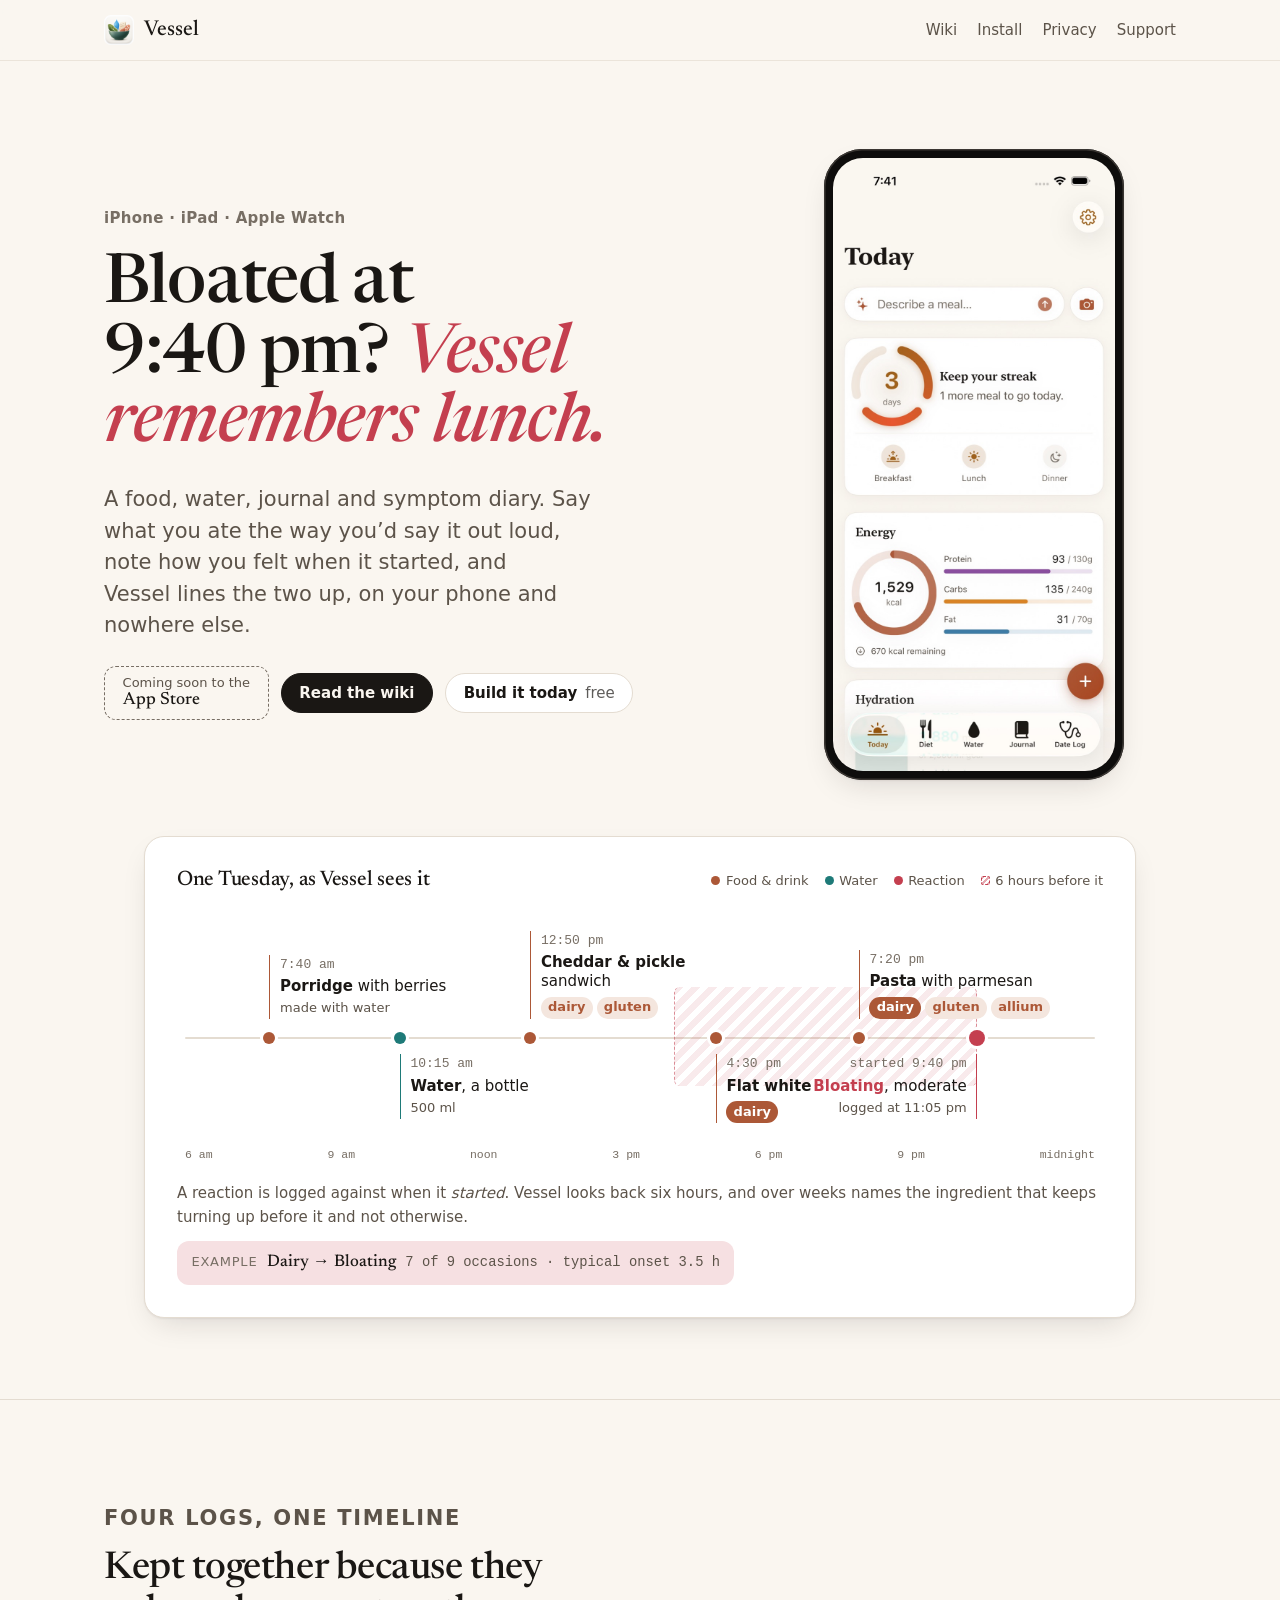
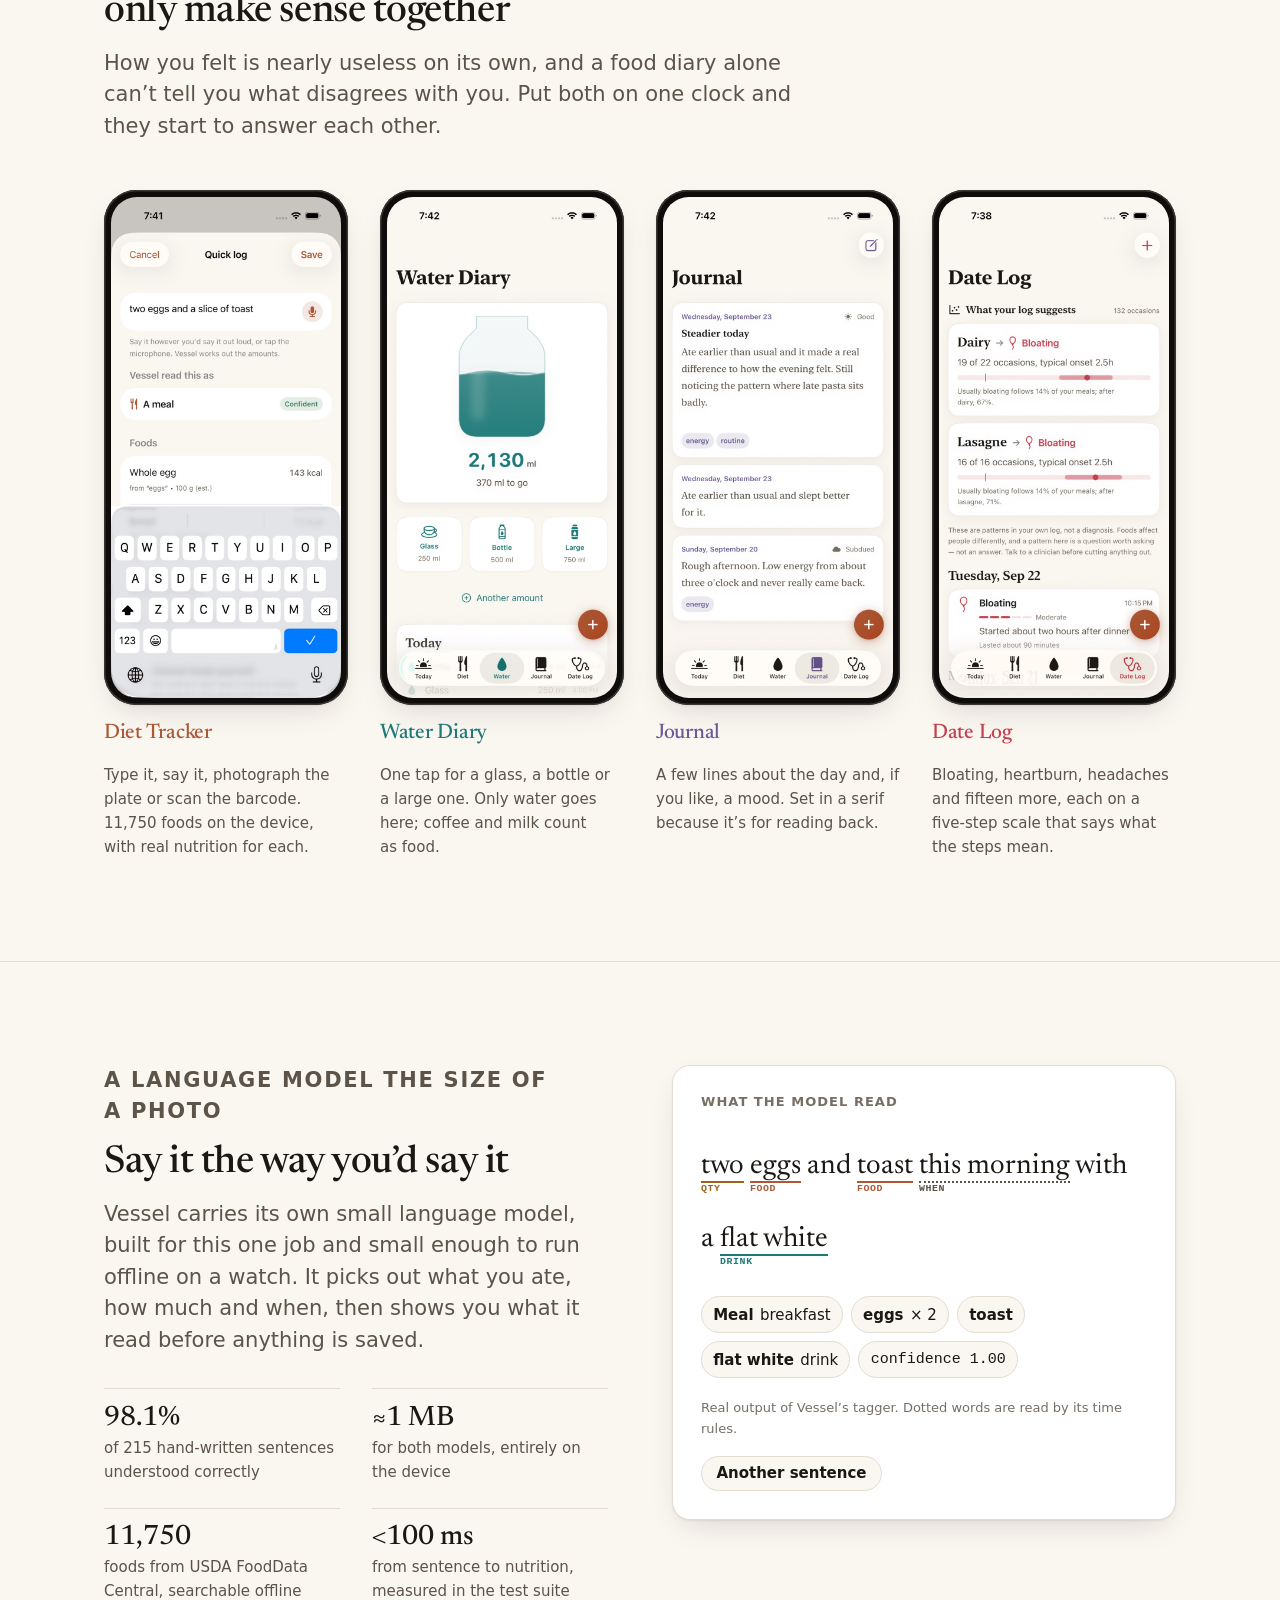
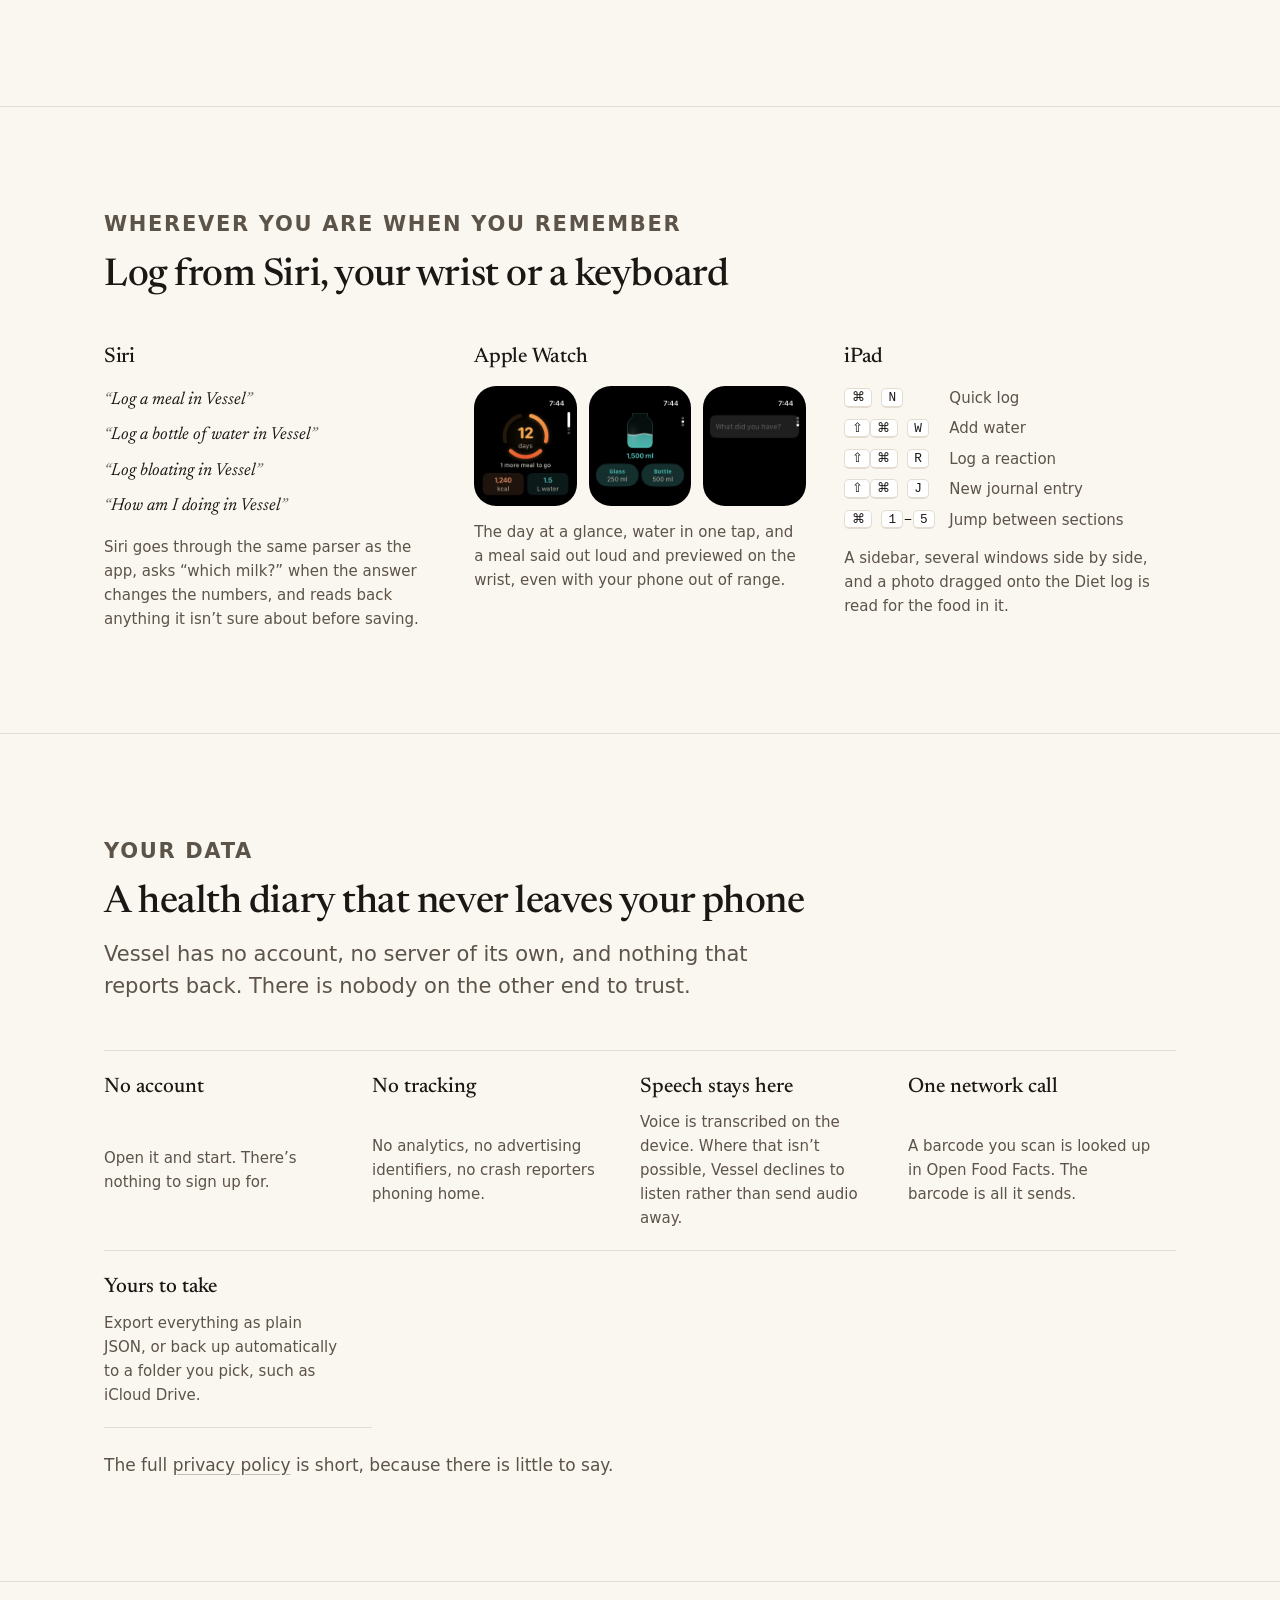
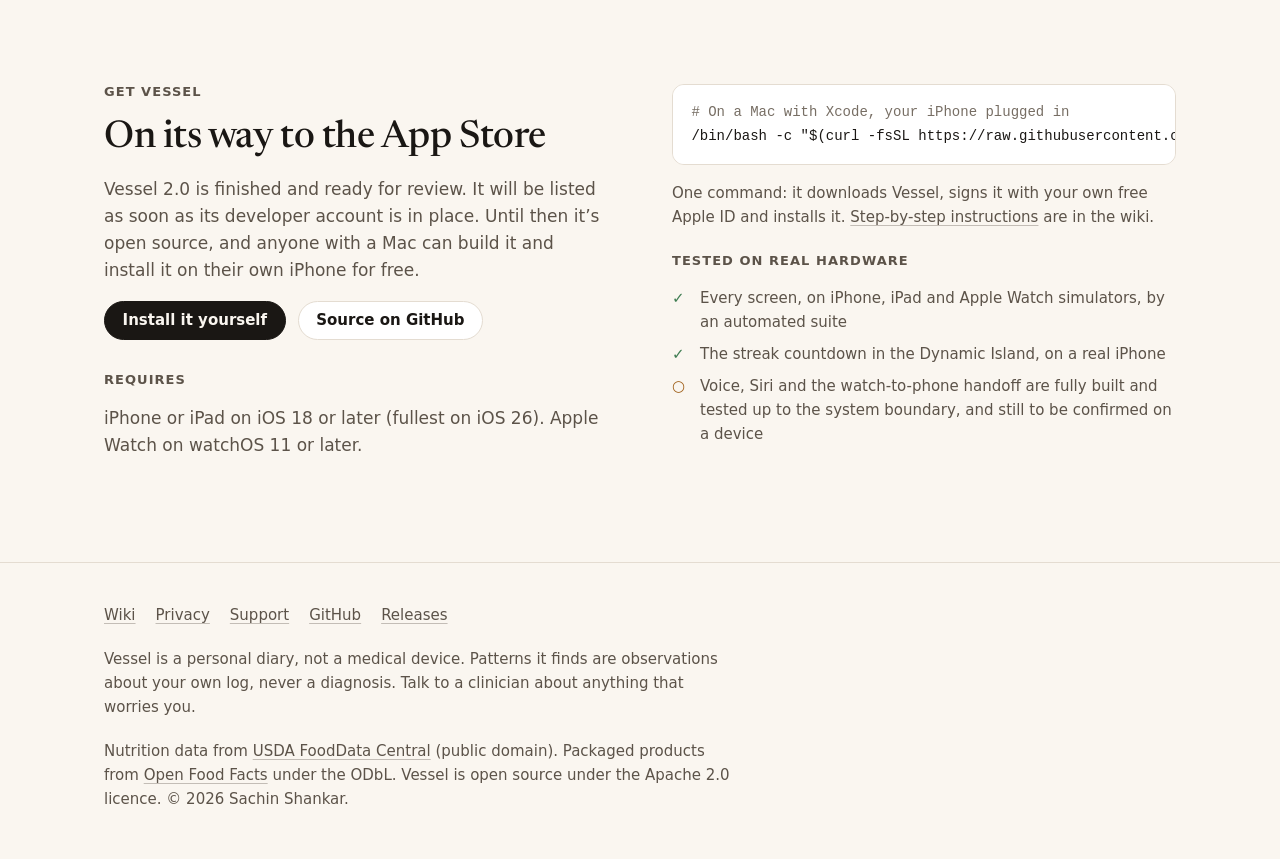
<file: docs/index.html>
<!doctype html>
<html lang="en">
<head>
<meta charset="utf-8">
<meta name="viewport" content="width=device-width, initial-scale=1, viewport-fit=cover">
<title>Vessel</title>
<meta name="description" content="A food, water, journal and symptom diary for iPhone, iPad and Apple Watch. Say what you ate in plain words; Vessel lines up how you felt with what came before it. On your device, no account.">
<meta name="theme-color" content="#FAF6F0" media="(prefers-color-scheme: light)">
<meta name="theme-color" content="#121110" media="(prefers-color-scheme: dark)">
<meta property="og:title" content="Vessel">
<meta property="og:description" content="Bloated at 9:40 pm? Vessel remembers lunch. A food, water, journal and symptom diary for iPhone, iPad and Apple Watch.">
<meta property="og:image" content="https://shankar-sachin.github.io/vessel/assets/og.png">
<meta property="og:url" content="https://shankar-sachin.github.io/vessel/">
<meta name="twitter:card" content="summary_large_image">
<link rel="icon" href="assets/logo.png">
<link rel="apple-touch-icon" href="assets/logo.png">
<link rel="preconnect" href="https://fonts.googleapis.com">
<link rel="preconnect" href="https://fonts.gstatic.com" crossorigin>
<link rel="stylesheet" href="https://fonts.googleapis.com/css2?family=Newsreader:ital,opsz,wght@0,6..72,400;0,6..72,500;1,6..72,400;1,6..72,500&display=swap">
<link rel="stylesheet" href="assets/site.css">
</head>
<body>
<a class="skip" href="#main">Skip to content</a>

<header class="site-header">
  <div class="wrap">
    <a class="brand" href="./"><img src="assets/logo.png" alt="" width="30" height="30">Vessel</a>
    <nav class="site-nav" aria-label="Site">
      <a href="wiki/">Wiki</a>
      <a href="#get">Install</a>
      <a href="privacy/">Privacy</a>
      <a href="support/">Support</a>
    </nav>
  </div>
</header>

<main id="main">

<section class="hero">
  <div class="wrap">
    <div class="hero-grid">
      <div class="hero-copy">
        <p class="eyebrow names">iPhone · iPad · Apple Watch</p>
        <h1>Bloated at 9:40 pm? <em>Vessel remembers lunch.</em></h1>
        <p class="lede">A food, water, journal and symptom diary. Say what you ate the way you’d say it out loud, note how you felt when it started, and Vessel lines the two up, on your phone and nowhere else.</p>
        <div class="actions">
          <span class="store-badge" aria-label="Coming soon to the App Store"><small>Coming soon to the</small><strong>App Store</strong></span>
          <a class="btn primary" href="wiki/">Read the wiki</a>
          <a class="btn" href="#get">Build it today <span class="sub">free</span></a>
        </div>
      </div>
      <div class="hero-phone phone">
        <img src="assets/shots/today.jpg" width="1206" height="2622" alt="Vessel’s Today screen: a streak ring, the day’s energy and hydration, and the meals logged so far.">
      </div>
    </div>

    <figure class="day" aria-labelledby="day-title">
      <div class="day-head">
        <h2 id="day-title">One Tuesday, as Vessel sees it</h2>
        <div class="legend" aria-hidden="true">
          <span><i style="background:var(--diet)"></i>Food &amp; drink</span>
          <span><i style="background:var(--water)"></i>Water</span>
          <span><i style="background:var(--symptom)"></i>Reaction</span>
          <span><i class="hatch"></i>6 hours before it</span>
        </div>
      </div>
      <ol class="track" style="--from: 15.6667">
        <li class="window" aria-hidden="true"></li>
        <li class="ev up" style="--at: 7.67; --c: var(--diet)">
          <span class="dot"></span>
          <div class="card"><span class="when">7:40 am</span><span class="what"><b>Porridge</b> with berries</span><span class="tags">made with water</span></div>
        </li>
        <li class="ev down" style="--at: 10.25; --c: var(--water)">
          <span class="dot"></span>
          <div class="card"><span class="when">10:15 am</span><span class="what"><b>Water</b>, a bottle</span><span class="tags">500 ml</span></div>
        </li>
        <li class="ev up" style="--at: 12.83; --c: var(--diet)">
          <span class="dot"></span>
          <div class="card"><span class="when">12:50 pm</span><span class="what"><b>Cheddar &amp; pickle</b> sandwich</span><span class="tags"><span>dairy</span><span>gluten</span></span></div>
        </li>
        <li class="ev down hit" style="--at: 16.5; --c: var(--diet)">
          <span class="dot"></span>
          <div class="card"><span class="when">4:30 pm</span><span class="what"><b>Flat white</b></span><span class="tags"><span class="dairy">dairy</span></span></div>
        </li>
        <li class="ev up hit" style="--at: 19.33; --c: var(--diet)">
          <span class="dot"></span>
          <div class="card"><span class="when">7:20 pm</span><span class="what"><b>Pasta</b> with parmesan</span><span class="tags"><span class="dairy">dairy</span><span>gluten</span><span>allium</span></span></div>
        </li>
        <li class="ev down flip symptom" style="--at: 21.67; --c: var(--symptom)">
          <span class="dot"></span>
          <div class="card"><span class="when">started 9:40 pm</span><span class="what"><b>Bloating</b>, moderate</span><span class="tags">logged at 11:05 pm</span></div>
        </li>
        <li class="hours" aria-hidden="true"><span>6 am</span><span>9 am</span><span>noon</span><span>3 pm</span><span>6 pm</span><span>9 pm</span><span>midnight</span></li>
      </ol>
      <figcaption class="window-note">
        <span>A reaction is logged against when it <em>started</em>. Vessel looks back six hours, and over weeks names the ingredient that keeps turning up before it and not otherwise.</span>
        <span class="finding"><span class="example-tag">Example</span><strong>Dairy → Bloating</strong><span class="mono">7 of 9 occasions · typical onset 3.5&nbsp;h</span></span>
      </figcaption>
    </figure>
  </div>
</section>

<section id="how">
  <div class="wrap">
    <div class="section-head">
      <p class="eyebrow">Four logs, one timeline</p>
      <h2>Kept together because they only make sense together</h2>
      <p>How you felt is nearly useless on its own, and a food diary alone can’t tell you what disagrees with you. Put both on one clock and they start to answer each other.</p>
    </div>
    <div class="logs">
      <article class="log" style="--c: var(--diet)">
        <div class="phone"><img src="assets/shots/quick-log.jpg" width="1206" height="2622" loading="lazy" alt="Quick log showing “two eggs and toast” read as two foods with their calories."></div>
        <h3>Diet Tracker</h3>
        <p>Type it, say it, photograph the plate or scan the barcode. 11,750 foods on the device, with real nutrition for each.</p>
      </article>
      <article class="log" style="--c: var(--water)">
        <div class="phone"><img src="assets/shots/water.jpg" width="1206" height="2622" loading="lazy" alt="Water Diary with a bottle filling toward the day’s goal."></div>
        <h3>Water Diary</h3>
        <p>One tap for a glass, a bottle or a large one. Only water goes here; coffee and milk count as food.</p>
      </article>
      <article class="log" style="--c: var(--journal)">
        <div class="phone"><img src="assets/shots/journal.jpg" width="1206" height="2622" loading="lazy" alt="Journal entries set in a serif face, each with a mood."></div>
        <h3>Journal</h3>
        <p>A few lines about the day and, if you like, a mood. Set in a serif because it’s for reading back.</p>
      </article>
      <article class="log" style="--c: var(--symptom)">
        <div class="phone"><img src="assets/shots/date-log.jpg" width="1206" height="2622" loading="lazy" alt="Date Log listing reactions with severity, and a pattern Vessel found."></div>
        <h3>Date Log</h3>
        <p>Bloating, heartburn, headaches and fifteen more, each on a five-step scale that says what the steps mean.</p>
      </article>
    </div>
  </div>
</section>

<section>
  <div class="wrap parse-grid">
    <div>
      <div class="section-head" style="margin-bottom:0">
        <p class="eyebrow">A language model the size of a photo</p>
        <h2>Say it the way you’d say it</h2>
        <p>Vessel carries its own small language model, built for this one job and small enough to run offline on a watch. It picks out what you ate, how much and when, then shows you what it read before anything is saved.</p>
      </div>
      <div class="figures">
        <div class="figure"><b>98.1%</b><span>of 215 hand-written sentences understood correctly</span></div>
        <div class="figure"><b>≈1 MB</b><span>for both models, entirely on the device</span></div>
        <div class="figure"><b>11,750</b><span>foods from USDA FoodData Central, searchable offline</span></div>
        <div class="figure"><b>&lt;100 ms</b><span>from sentence to nutrition, measured in the test suite</span></div>
      </div>
    </div>

    <div class="parse" aria-live="polite">
      <p class="eyebrow">What the model read</p>
      <p class="said" id="said"></p>
      <div class="result" id="result"></div>
      <div class="foot">
        <span id="parse-note">Real output of Vessel’s tagger. Dotted words are read by its time rules.</span>
        <button type="button" id="next-example">Another sentence</button>
      </div>
    </div>
  </div>
</section>

<section>
  <div class="wrap">
    <div class="section-head">
      <p class="eyebrow">Wherever you are when you remember</p>
      <h2>Log from Siri, your wrist or a keyboard</h2>
    </div>
    <div class="places">
      <div class="place">
        <h3>Siri</h3>
        <ul class="said-to-siri">
          <li>Log a meal in Vessel</li>
          <li>Log a bottle of water in Vessel</li>
          <li>Log bloating in Vessel</li>
          <li>How am I doing in Vessel</li>
        </ul>
        <p>Siri goes through the same parser as the app, asks “which milk?” when the answer changes the numbers, and reads back anything it isn’t sure about before saving.</p>
      </div>
      <div class="place">
        <h3>Apple Watch</h3>
        <div class="watch-shots">
          <img src="assets/shots/watch-today.jpg" width="416" height="496" loading="lazy" alt="Watch: streak and meals today.">
          <img src="assets/shots/watch-water.jpg" width="416" height="496" loading="lazy" alt="Watch: water with one-tap amounts.">
          <img src="assets/shots/watch-log.jpg" width="416" height="496" loading="lazy" alt="Watch: the log page, ready for what you had.">
        </div>
        <p>The day at a glance, water in one tap, and a meal said out loud and previewed on the wrist, even with your phone out of range.</p>
      </div>
      <div class="place">
        <h3>iPad</h3>
        <dl class="keys">
          <dt><kbd>⌘</kbd> <kbd>N</kbd></dt><dd>Quick log</dd>
          <dt><kbd>⇧</kbd><kbd>⌘</kbd> <kbd>W</kbd></dt><dd>Add water</dd>
          <dt><kbd>⇧</kbd><kbd>⌘</kbd> <kbd>R</kbd></dt><dd>Log a reaction</dd>
          <dt><kbd>⇧</kbd><kbd>⌘</kbd> <kbd>J</kbd></dt><dd>New journal entry</dd>
          <dt><kbd>⌘</kbd> <kbd>1</kbd>–<kbd>5</kbd></dt><dd>Jump between sections</dd>
        </dl>
        <p>A sidebar, several windows side by side, and a photo dragged onto the Diet log is read for the food in it.</p>
      </div>
    </div>
  </div>
</section>

<section id="privacy">
  <div class="wrap">
    <div class="section-head">
      <p class="eyebrow">Your data</p>
      <h2>A health diary that never leaves your phone</h2>
      <p>Vessel has no account, no server of its own, and nothing that reports back. There is nobody on the other end to trust.</p>
    </div>
    <div class="promise">
      <div><b>No account</b><span>Open it and start. There’s nothing to sign up for.</span></div>
      <div><b>No tracking</b><span>No analytics, no advertising identifiers, no crash reporters phoning home.</span></div>
      <div><b>Speech stays here</b><span>Voice is transcribed on the device. Where that isn’t possible, Vessel declines to listen rather than send audio away.</span></div>
      <div><b>One network call</b><span>A barcode you scan is looked up in Open Food Facts. The barcode is all it sends.</span></div>
      <div><b>Yours to take</b><span>Export everything as plain JSON, or back up automatically to a folder you pick, such as iCloud Drive.</span></div>
    </div>
    <p style="margin-top:1.5rem;color:var(--ink-2)">The full <a href="privacy/">privacy policy</a> is short, because there is little to say.</p>
  </div>
</section>

<section id="get">
  <div class="wrap get">
    <div class="col">
      <p class="eyebrow">Get Vessel</p>
      <h2>On its way to the App Store</h2>
      <p>Vessel 2.0 is finished and ready for review. It will be listed as soon as its developer account is in place. Until then it’s open source, and anyone with a Mac can build it and install it on their own iPhone for free.</p>
      <div class="actions">
        <a class="btn primary" href="wiki/#install">Install it yourself</a>
        <a class="btn" href="https://github.com/shankar-sachin/vessel">Source on GitHub</a>
      </div>
      <p class="eyebrow" style="margin-top:1rem">Requires</p>
      <p>iPhone or iPad on iOS 18 or later (fullest on iOS 26). Apple Watch on watchOS 11 or later.</p>
    </div>
    <div class="col">
      <pre><code><span class="c"># On a Mac with Xcode, your iPhone plugged in</span>
/bin/bash -c "$(curl -fsSL https://raw.githubusercontent.com/shankar-sachin/vessel/main/scripts/install.sh)"</code></pre>
      <p style="font-size:var(--t-sm)">One command: it downloads Vessel, signs it with your own free Apple ID and installs it. <a href="wiki/#install">Step-by-step instructions</a> are in the wiki.</p>
      <p class="eyebrow" style="margin-top:0.5rem">Tested on real hardware</p>
      <ul class="status">
        <li><span class="y">✓</span><span>Every screen, on iPhone, iPad and Apple Watch simulators, by an automated suite</span></li>
        <li><span class="y">✓</span><span>The streak countdown in the Dynamic Island, on a real iPhone</span></li>
        <li><span class="n">○</span><span>Voice, Siri and the watch-to-phone handoff are fully built and tested up to the system boundary, and still to be confirmed on a device</span></li>
      </ul>
    </div>
  </div>
</section>

</main>

<footer class="site-footer">
  <div class="wrap">
    <nav aria-label="Footer">
      <a href="wiki/">Wiki</a>
      <a href="privacy/">Privacy</a>
      <a href="support/">Support</a>
      <a href="https://github.com/shankar-sachin/vessel">GitHub</a>
      <a href="https://github.com/shankar-sachin/vessel/releases">Releases</a>
    </nav>
    <p>Vessel is a personal diary, not a medical device. Patterns it finds are observations about your own log, never a diagnosis. Talk to a clinician about anything that worries you.</p>
    <p>Nutrition data from <a href="https://fdc.nal.usda.gov">USDA FoodData Central</a> (public domain). Packaged products from <a href="https://world.openfoodfacts.org">Open Food Facts</a> under the ODbL. Vessel is open source under the Apache 2.0 licence. © 2026 Sachin Shankar.</p>
  </div>
</footer>

<script>
// Real parses from Vessel's models (ParserModels.tagTokens / predictIntent and
// TextNormalizer), captured from the v2.0.0 build. Each token is
// [word, label]; label null = not part of any entity, "when" = read by the
// time rules rather than the tagger, "drop" = filler the normalizer removes.
const EXAMPLES = [
  {
    tokens: [["two","QTY"],["eggs","FOOD"],["and",null],["toast","FOOD"],["this morning","when"],["with",null],["a",null],["flat white","DRINK"]],
    chips: [["Meal","breakfast"],["eggs","× 2"],["toast",""],["flat white","drink"]],
    confidence: "1.00"
  },
  {
    tokens: [["half a","QTY"],["baguette","FOOD"],["with",null],["butter","FOOD"],["for lunch","when"]],
    chips: [["Meal","lunch"],["baguette","× 0.5"],["butter",""]],
    confidence: "0.99"
  },
  {
    tokens: [["felt",null],["really","drop"],["bloated","SYMPTOM"],["after dinner","when"]],
    chips: [["Reaction","bloating"],["When","after dinner"]],
    confidence: "0.99"
  },
  {
    tokens: [["bowl",null],["of",null],["porridge","FOOD"],["with",null],["berries","FOOD"],["and",null],["a",null],["coffee","DRINK"]],
    chips: [["porridge",""],["berries",""],["coffee","drink"]],
    confidence: "1.00"
  }
];

(function () {
  const said = document.getElementById("said");
  const result = document.getElementById("result");
  const button = document.getElementById("next-example");
  let i = 0;

  function render(ex) {
    said.textContent = "";
    ex.tokens.forEach(([word, label], n) => {
      const span = document.createElement("span");
      span.className = "tok";
      span.textContent = word;
      if (label === "when") { span.classList.add("when"); span.dataset.l = "WHEN"; }
      else if (label === "drop") { span.classList.add("dropped"); }
      else if (label) { span.dataset.l = label; }
      said.appendChild(span);
      if (n < ex.tokens.length - 1) said.appendChild(document.createTextNode(" "));
    });
    result.textContent = "";
    ex.chips.forEach(([k, v]) => {
      const chip = document.createElement("span");
      chip.className = "chip";
      const b = document.createElement("b"); b.textContent = k;
      chip.appendChild(b);
      if (v) chip.appendChild(document.createTextNode(v));
      result.appendChild(chip);
    });
    const conf = document.createElement("span");
    conf.className = "chip mono";
    conf.textContent = "confidence " + ex.confidence;
    result.appendChild(conf);
  }

  render(EXAMPLES[0]);
  button.addEventListener("click", () => { i = (i + 1) % EXAMPLES.length; render(EXAMPLES[i]); });
})();
</script>
</body>
</html>
</file>
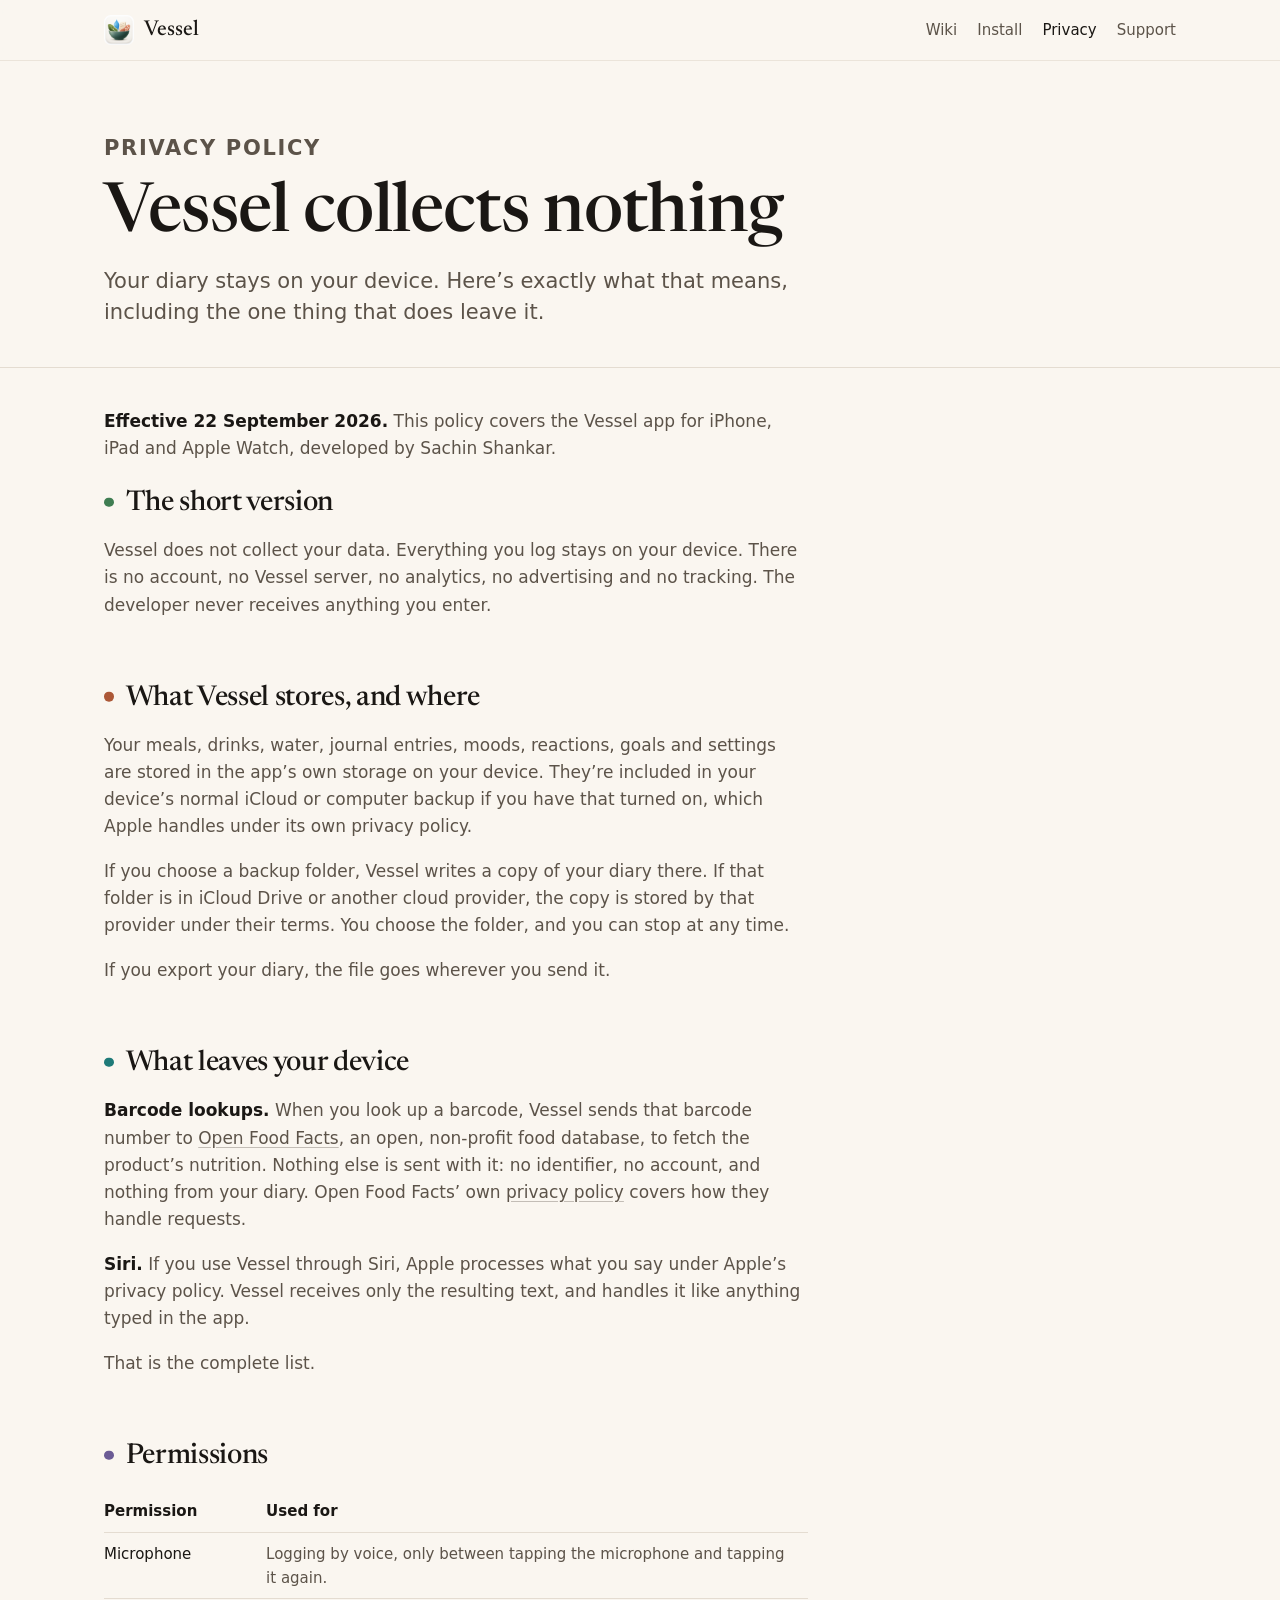
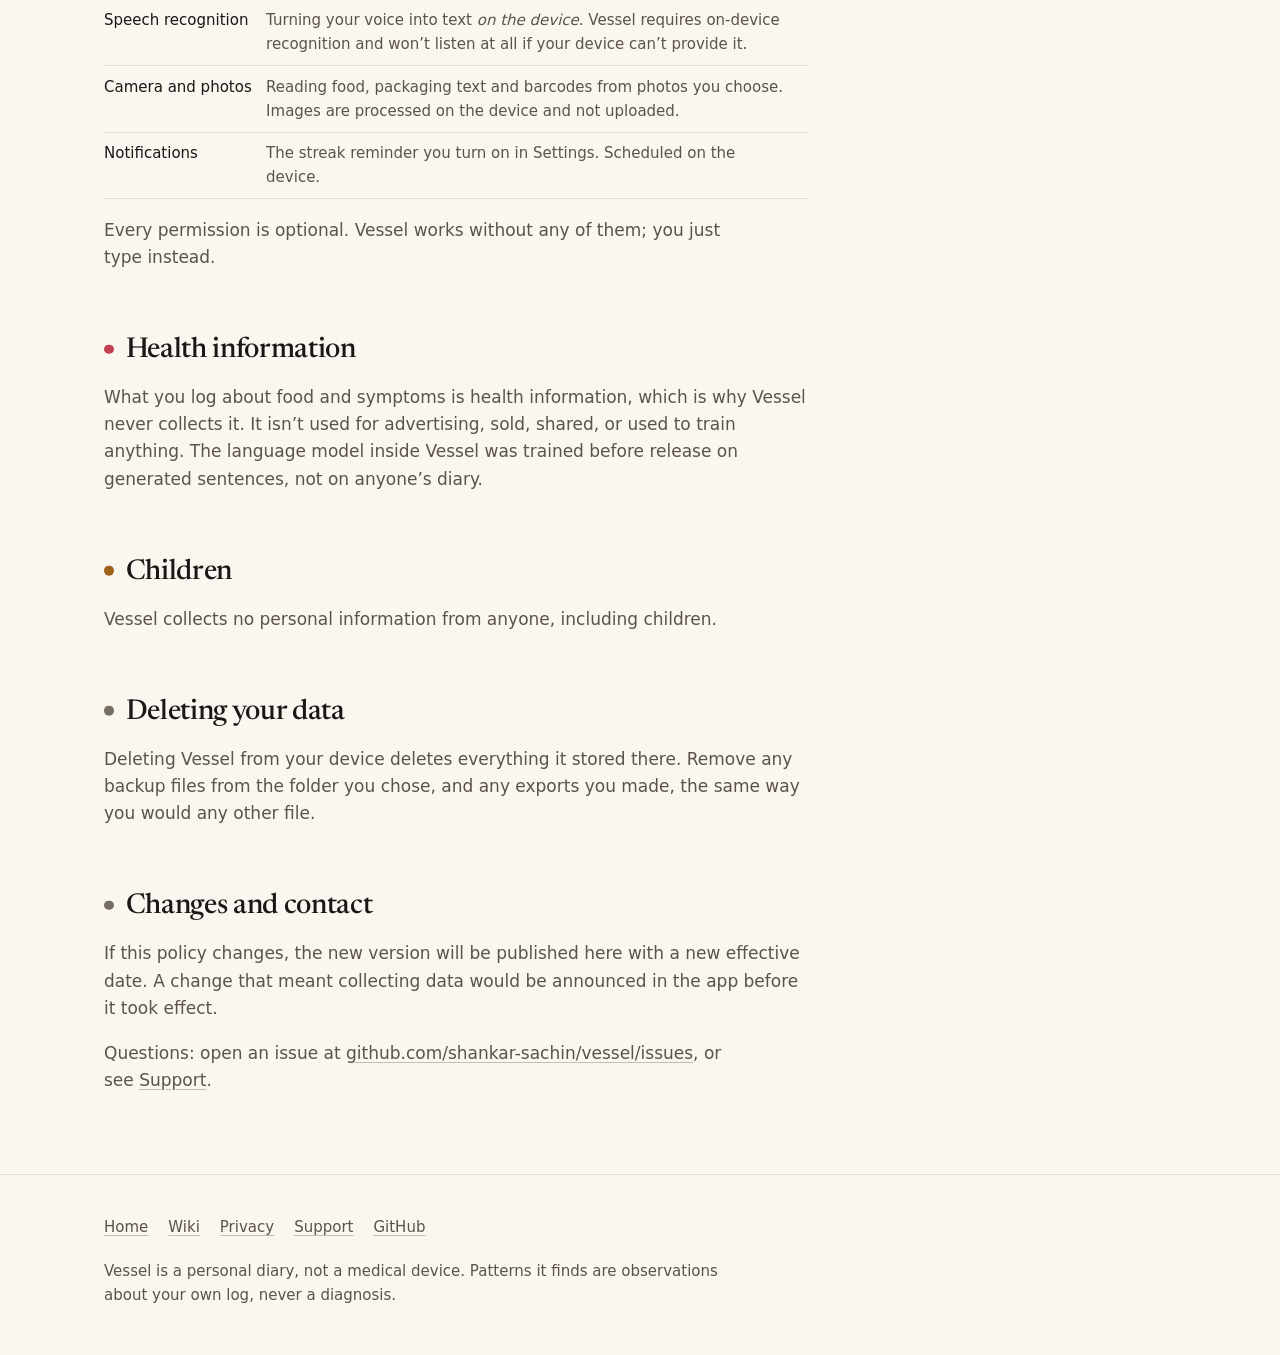
<file: docs/privacy/index.html>
<!doctype html>
<html lang="en">
<head>
<meta charset="utf-8">
<meta name="viewport" content="width=device-width, initial-scale=1, viewport-fit=cover">
<title>Vessel Privacy Policy</title>
<meta name="description" content="Vessel collects no data. Everything you log stays on your device.">
<meta name="theme-color" content="#FAF6F0" media="(prefers-color-scheme: light)">
<meta name="theme-color" content="#121110" media="(prefers-color-scheme: dark)">
<link rel="icon" href="../assets/logo.png">
<link rel="preconnect" href="https://fonts.googleapis.com">
<link rel="preconnect" href="https://fonts.gstatic.com" crossorigin>
<link rel="stylesheet" href="https://fonts.googleapis.com/css2?family=Newsreader:ital,opsz,wght@0,6..72,400;0,6..72,500;1,6..72,400;1,6..72,500&display=swap">
<link rel="stylesheet" href="../assets/site.css">
</head>
<body>
<header class="site-header">
  <div class="wrap">
    <a class="brand" href="../"><img src="../assets/logo.png" alt="" width="30" height="30">Vessel</a>
    <nav class="site-nav" aria-label="Site">
      <a href="../wiki/">Wiki</a>
      <a href="../#get">Install</a>
      <a href="../privacy/" aria-current="page">Privacy</a>
      <a href="../support/">Support</a>
    </nav>
  </div>
</header>
<main>
<div class="doc-hero"><div class="wrap">
  <p class="eyebrow">Privacy policy</p>
  <h1>Vessel collects nothing</h1>
  <p>Your diary stays on your device. Here’s exactly what that means, including the one thing that does leave it.</p>
</div></div>
<div class="wrap" style="padding-block:2.5rem 5rem">
<article class="prose">
<p><strong>Effective 22 September 2026.</strong> This policy covers the Vessel app for iPhone, iPad and Apple Watch, developed by Sachin Shankar.</p>

<section style="--c:var(--positive)">
<h2>The short version</h2>
<p>Vessel does not collect your data. Everything you log stays on your device. There is no account, no Vessel server, no analytics, no advertising and no tracking. The developer never receives anything you enter.</p>
</section>

<section style="--c:var(--diet)">
<h2>What Vessel stores, and where</h2>
<p>Your meals, drinks, water, journal entries, moods, reactions, goals and settings are stored in the app’s own storage on your device. They’re included in your device’s normal iCloud or computer backup if you have that turned on, which Apple handles under its own privacy policy.</p>
<p>If you choose a backup folder, Vessel writes a copy of your diary there. If that folder is in iCloud Drive or another cloud provider, the copy is stored by that provider under their terms. You choose the folder, and you can stop at any time.</p>
<p>If you export your diary, the file goes wherever you send it.</p>
</section>

<section style="--c:var(--water)">
<h2>What leaves your device</h2>
<p><strong>Barcode lookups.</strong> When you look up a barcode, Vessel sends that barcode number to <a href="https://world.openfoodfacts.org">Open Food Facts</a>, an open, non-profit food database, to fetch the product’s nutrition. Nothing else is sent with it: no identifier, no account, and nothing from your diary. Open Food Facts’ own <a href="https://world.openfoodfacts.org/privacy">privacy policy</a> covers how they handle requests.</p>
<p><strong>Siri.</strong> If you use Vessel through Siri, Apple processes what you say under Apple’s privacy policy. Vessel receives only the resulting text, and handles it like anything typed in the app.</p>
<p>That is the complete list.</p>
</section>

<section style="--c:var(--journal)">
<h2>Permissions</h2>
<div class="table-wrap"><table>
<tr><th>Permission</th><th>Used for</th></tr>
<tr><td>Microphone</td><td>Logging by voice, only between tapping the microphone and tapping it again.</td></tr>
<tr><td>Speech recognition</td><td>Turning your voice into text <em>on the device</em>. Vessel requires on-device recognition and won’t listen at all if your device can’t provide it.</td></tr>
<tr><td>Camera and photos</td><td>Reading food, packaging text and barcodes from photos you choose. Images are processed on the device and not uploaded.</td></tr>
<tr><td>Notifications</td><td>The streak reminder you turn on in Settings. Scheduled on the device.</td></tr>
</table></div>
<p>Every permission is optional. Vessel works without any of them; you just type instead.</p>
</section>

<section style="--c:var(--symptom)">
<h2>Health information</h2>
<p>What you log about food and symptoms is health information, which is why Vessel never collects it. It isn’t used for advertising, sold, shared, or used to train anything. The language model inside Vessel was trained before release on generated sentences, not on anyone’s diary.</p>
</section>

<section style="--c:var(--streak)">
<h2>Children</h2>
<p>Vessel collects no personal information from anyone, including children.</p>
</section>

<section>
<h2>Deleting your data</h2>
<p>Deleting Vessel from your device deletes everything it stored there. Remove any backup files from the folder you chose, and any exports you made, the same way you would any other file.</p>
</section>

<section>
<h2>Changes and contact</h2>
<p>If this policy changes, the new version will be published here with a new effective date. A change that meant collecting data would be announced in the app before it took effect.</p>
<p>Questions: open an issue at <a href="https://github.com/shankar-sachin/vessel/issues">github.com/shankar-sachin/vessel/issues</a>, or see <a href="../support/">Support</a>.</p>
</section>
</article>
</div>
</main>
<footer class="site-footer">
  <div class="wrap">
    <nav aria-label="Footer">
      <a href="../">Home</a><a href="../wiki/">Wiki</a><a href="../privacy/">Privacy</a><a href="../support/">Support</a><a href="https://github.com/shankar-sachin/vessel">GitHub</a>
    </nav>
    <p>Vessel is a personal diary, not a medical device. Patterns it finds are observations about your own log, never a diagnosis.</p>
  </div>
</footer>
</body>
</html>
</file>
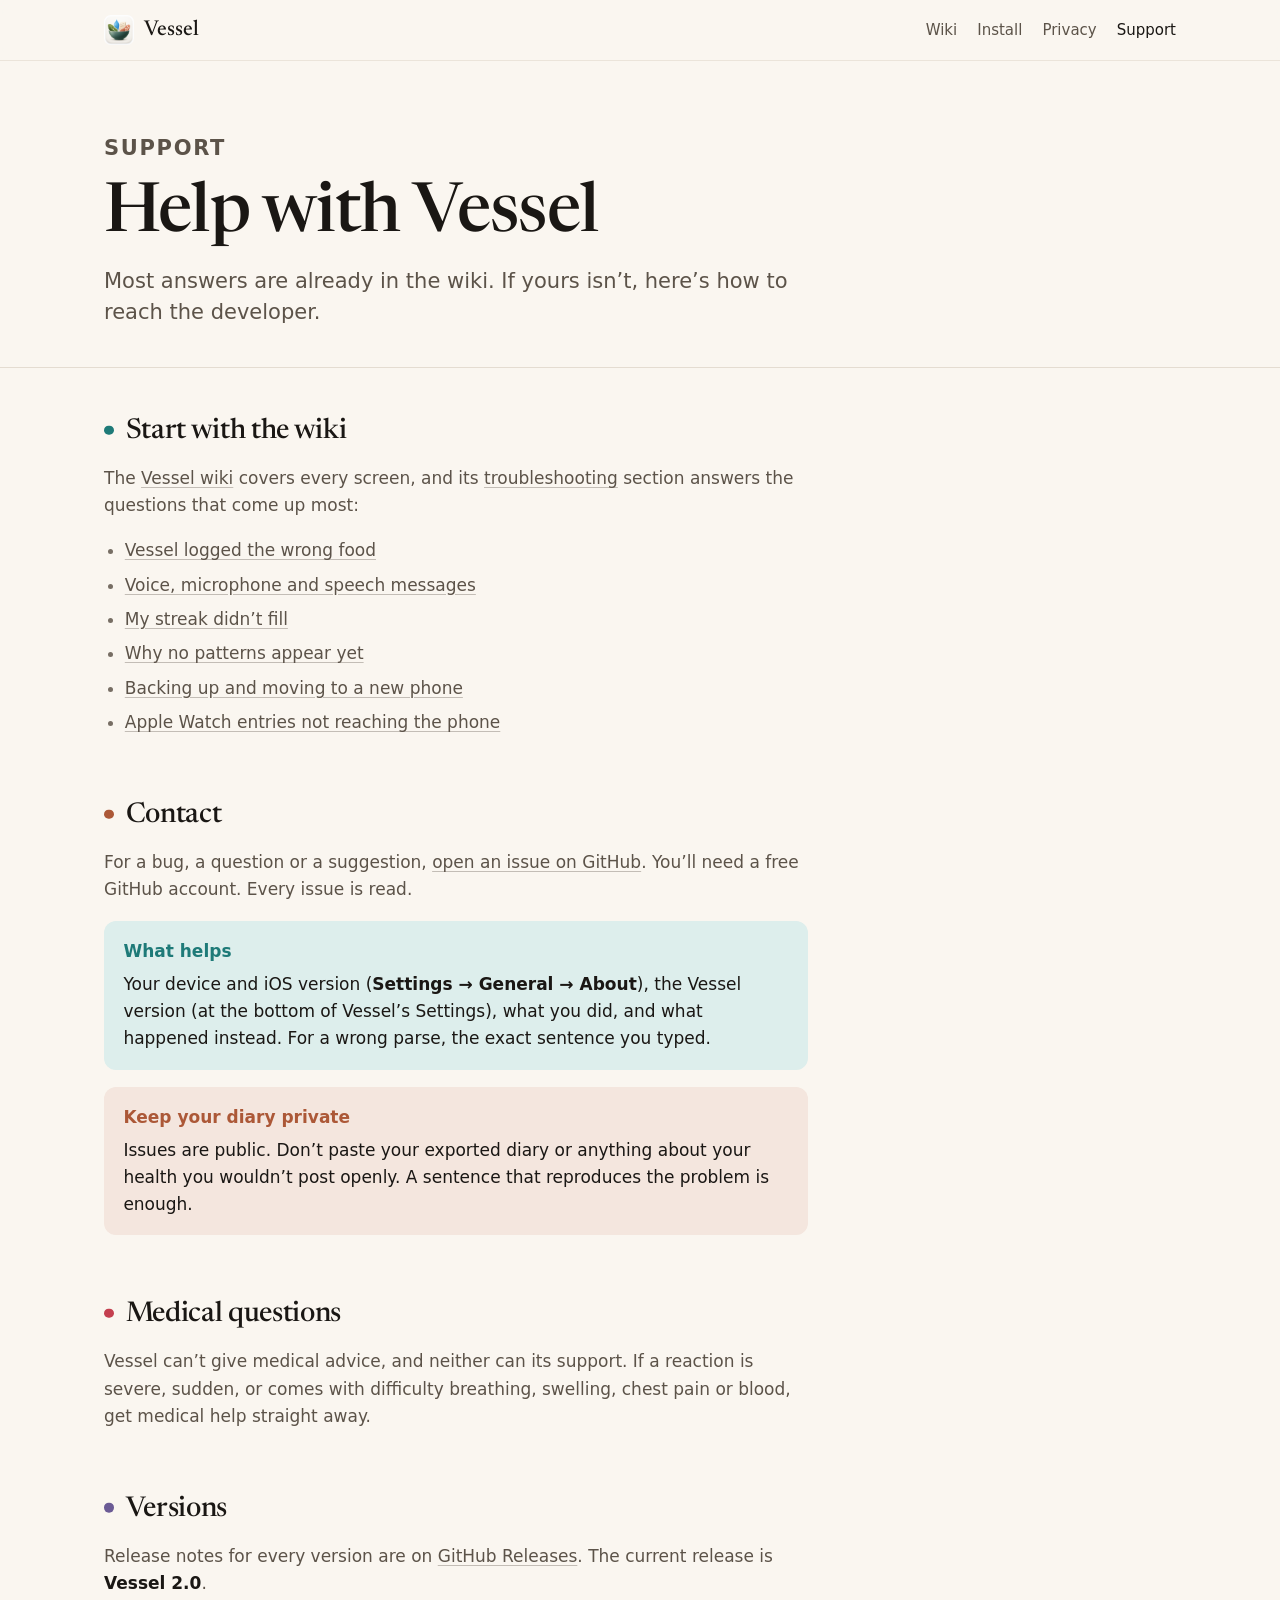
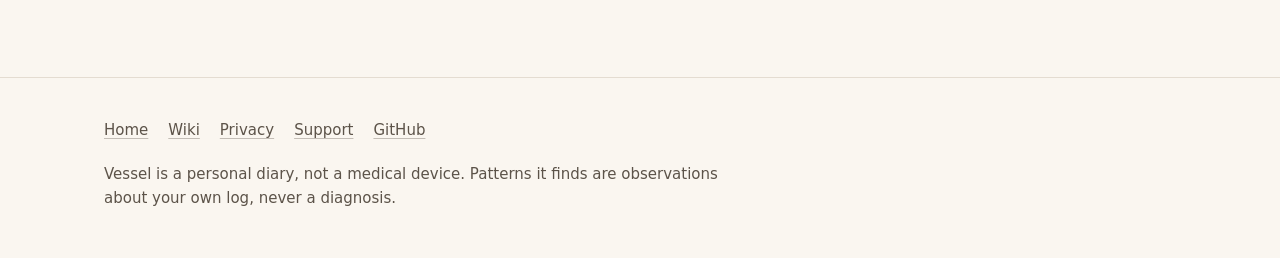
<file: docs/support/index.html>
<!doctype html>
<html lang="en">
<head>
<meta charset="utf-8">
<meta name="viewport" content="width=device-width, initial-scale=1, viewport-fit=cover">
<title>Vessel Support</title>
<meta name="description" content="Help with Vessel: the wiki, troubleshooting, and how to get in touch.">
<meta name="theme-color" content="#FAF6F0" media="(prefers-color-scheme: light)">
<meta name="theme-color" content="#121110" media="(prefers-color-scheme: dark)">
<link rel="icon" href="../assets/logo.png">
<link rel="preconnect" href="https://fonts.googleapis.com">
<link rel="preconnect" href="https://fonts.gstatic.com" crossorigin>
<link rel="stylesheet" href="https://fonts.googleapis.com/css2?family=Newsreader:ital,opsz,wght@0,6..72,400;0,6..72,500;1,6..72,400;1,6..72,500&display=swap">
<link rel="stylesheet" href="../assets/site.css">
</head>
<body>
<header class="site-header">
  <div class="wrap">
    <a class="brand" href="../"><img src="../assets/logo.png" alt="" width="30" height="30">Vessel</a>
    <nav class="site-nav" aria-label="Site">
      <a href="../wiki/">Wiki</a>
      <a href="../#get">Install</a>
      <a href="../privacy/">Privacy</a>
      <a href="../support/" aria-current="page">Support</a>
    </nav>
  </div>
</header>
<main>
<div class="doc-hero"><div class="wrap">
  <p class="eyebrow">Support</p>
  <h1>Help with Vessel</h1>
  <p>Most answers are already in the wiki. If yours isn’t, here’s how to reach the developer.</p>
</div></div>
<div class="wrap" style="padding-block:2.5rem 5rem">
<article class="prose">
<section style="--c:var(--water)">
<h2>Start with the wiki</h2>
<p>The <a href="../wiki/">Vessel wiki</a> covers every screen, and its <a href="../wiki/#troubleshooting">troubleshooting</a> section answers the questions that come up most:</p>
<ul>
<li><a href="../wiki/#reading-the-parse">Vessel logged the wrong food</a></li>
<li><a href="../wiki/#troubleshooting">Voice, microphone and speech messages</a></li>
<li><a href="../wiki/#streaks">My streak didn’t fill</a></li>
<li><a href="../wiki/#patterns">Why no patterns appear yet</a></li>
<li><a href="../wiki/#backup">Backing up and moving to a new phone</a></li>
<li><a href="../wiki/#watch">Apple Watch entries not reaching the phone</a></li>
</ul>
</section>

<section style="--c:var(--diet)">
<h2>Contact</h2>
<p>For a bug, a question or a suggestion, <a href="https://github.com/shankar-sachin/vessel/issues/new">open an issue on GitHub</a>. You’ll need a free GitHub account. Every issue is read.</p>
<div class="callout tip"><b>What helps</b><span>Your device and iOS version (<span class="path">Settings → General → About</span>), the Vessel version (at the bottom of Vessel’s Settings), what you did, and what happened instead. For a wrong parse, the exact sentence you typed.</span></div>
<div class="callout note"><b>Keep your diary private</b><span>Issues are public. Don’t paste your exported diary or anything about your health you wouldn’t post openly. A sentence that reproduces the problem is enough.</span></div>
</section>

<section style="--c:var(--symptom)">
<h2>Medical questions</h2>
<p>Vessel can’t give medical advice, and neither can its support. If a reaction is severe, sudden, or comes with difficulty breathing, swelling, chest pain or blood, get medical help straight away.</p>
</section>

<section style="--c:var(--journal)">
<h2>Versions</h2>
<p>Release notes for every version are on <a href="https://github.com/shankar-sachin/vessel/releases">GitHub Releases</a>. The current release is <strong>Vessel 2.0</strong>.</p>
</section>
</article>
</div>
</main>
<footer class="site-footer">
  <div class="wrap">
    <nav aria-label="Footer">
      <a href="../">Home</a><a href="../wiki/">Wiki</a><a href="../privacy/">Privacy</a><a href="../support/">Support</a><a href="https://github.com/shankar-sachin/vessel">GitHub</a>
    </nav>
    <p>Vessel is a personal diary, not a medical device. Patterns it finds are observations about your own log, never a diagnosis.</p>
  </div>
</footer>
</body>
</html>
</file>
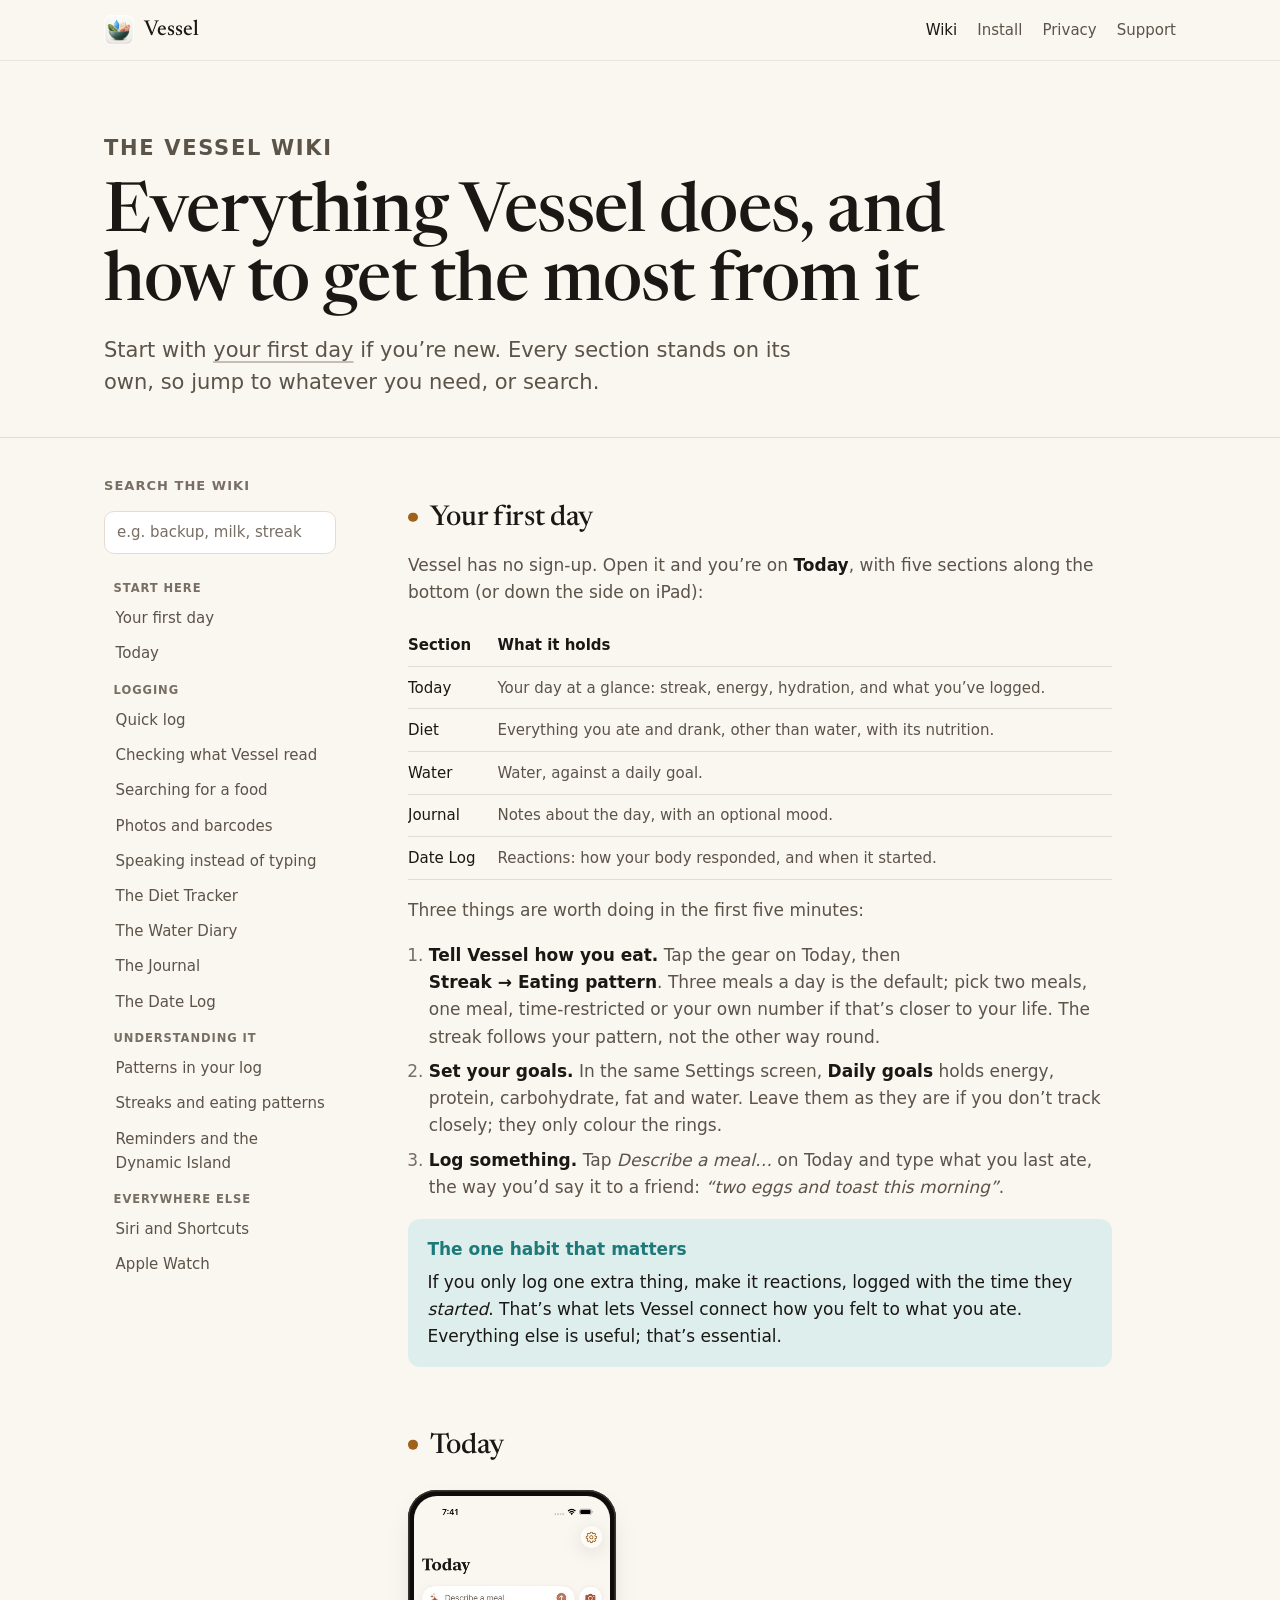
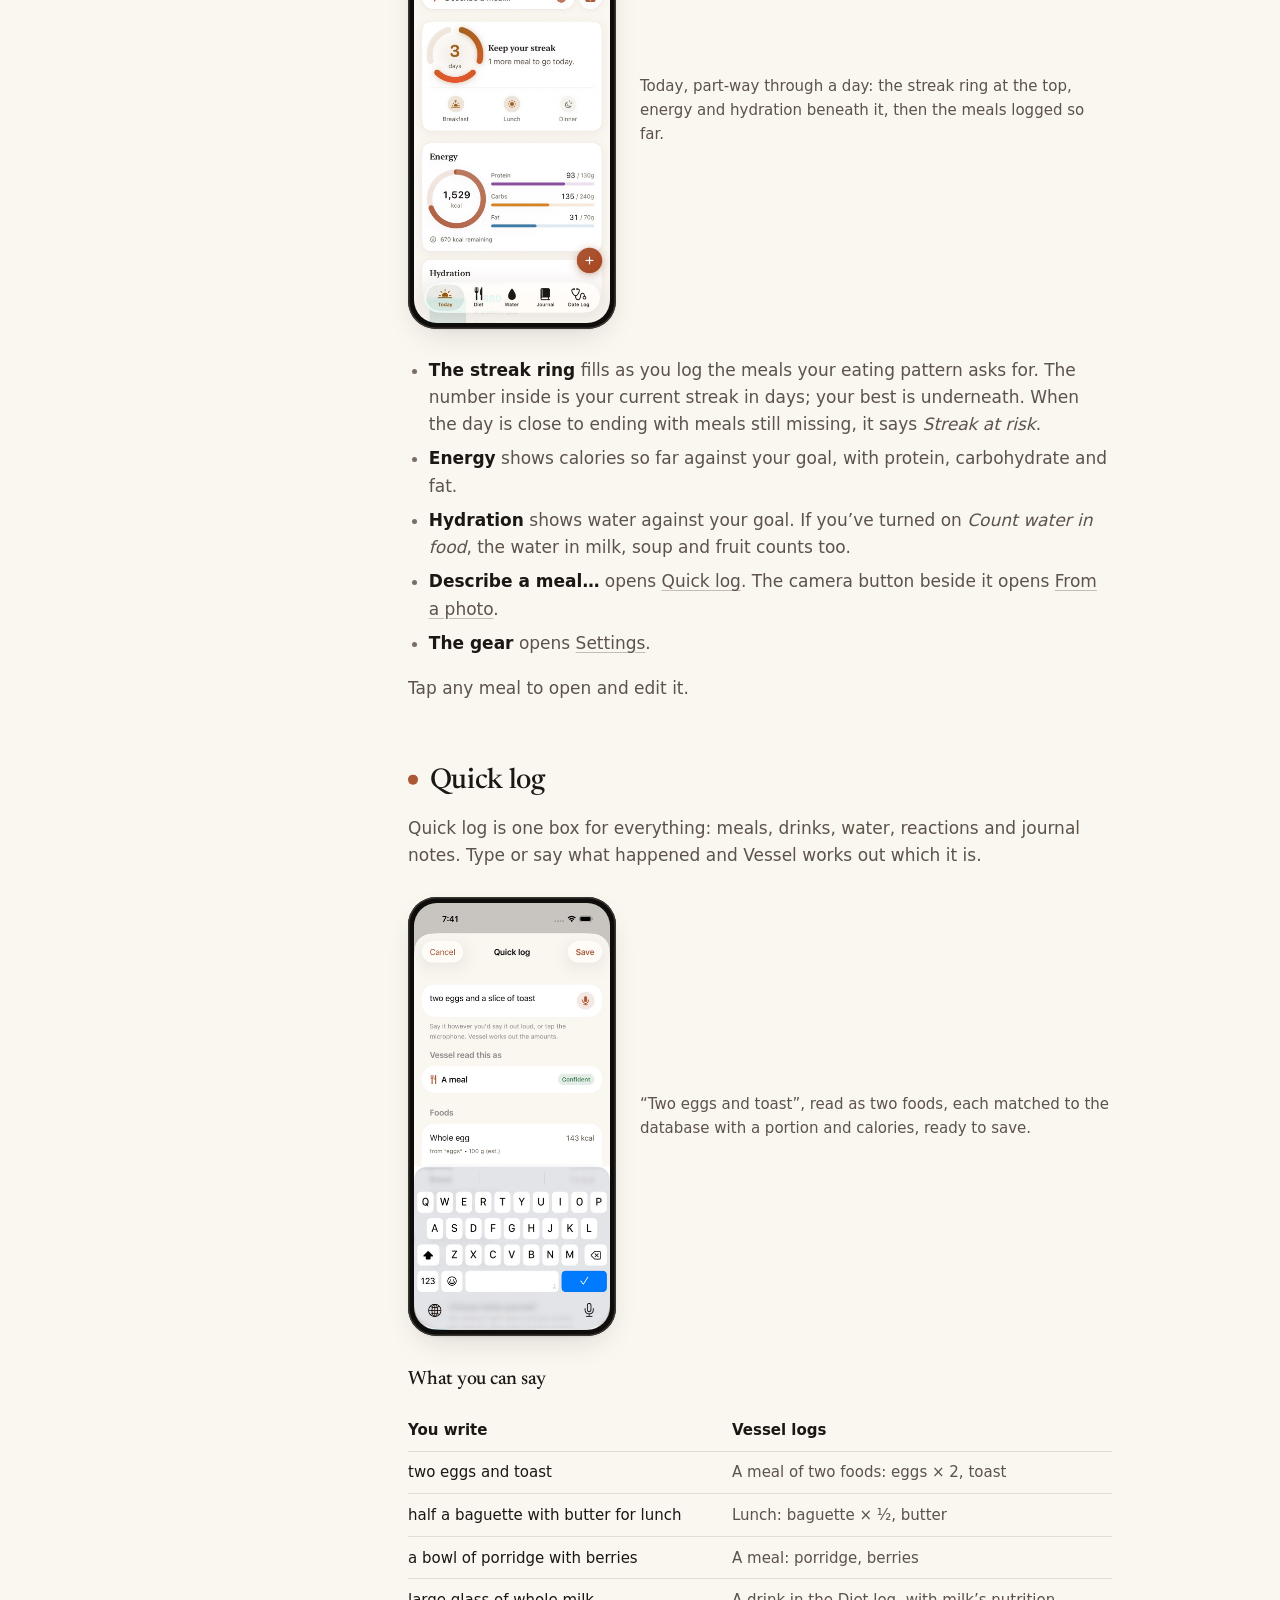
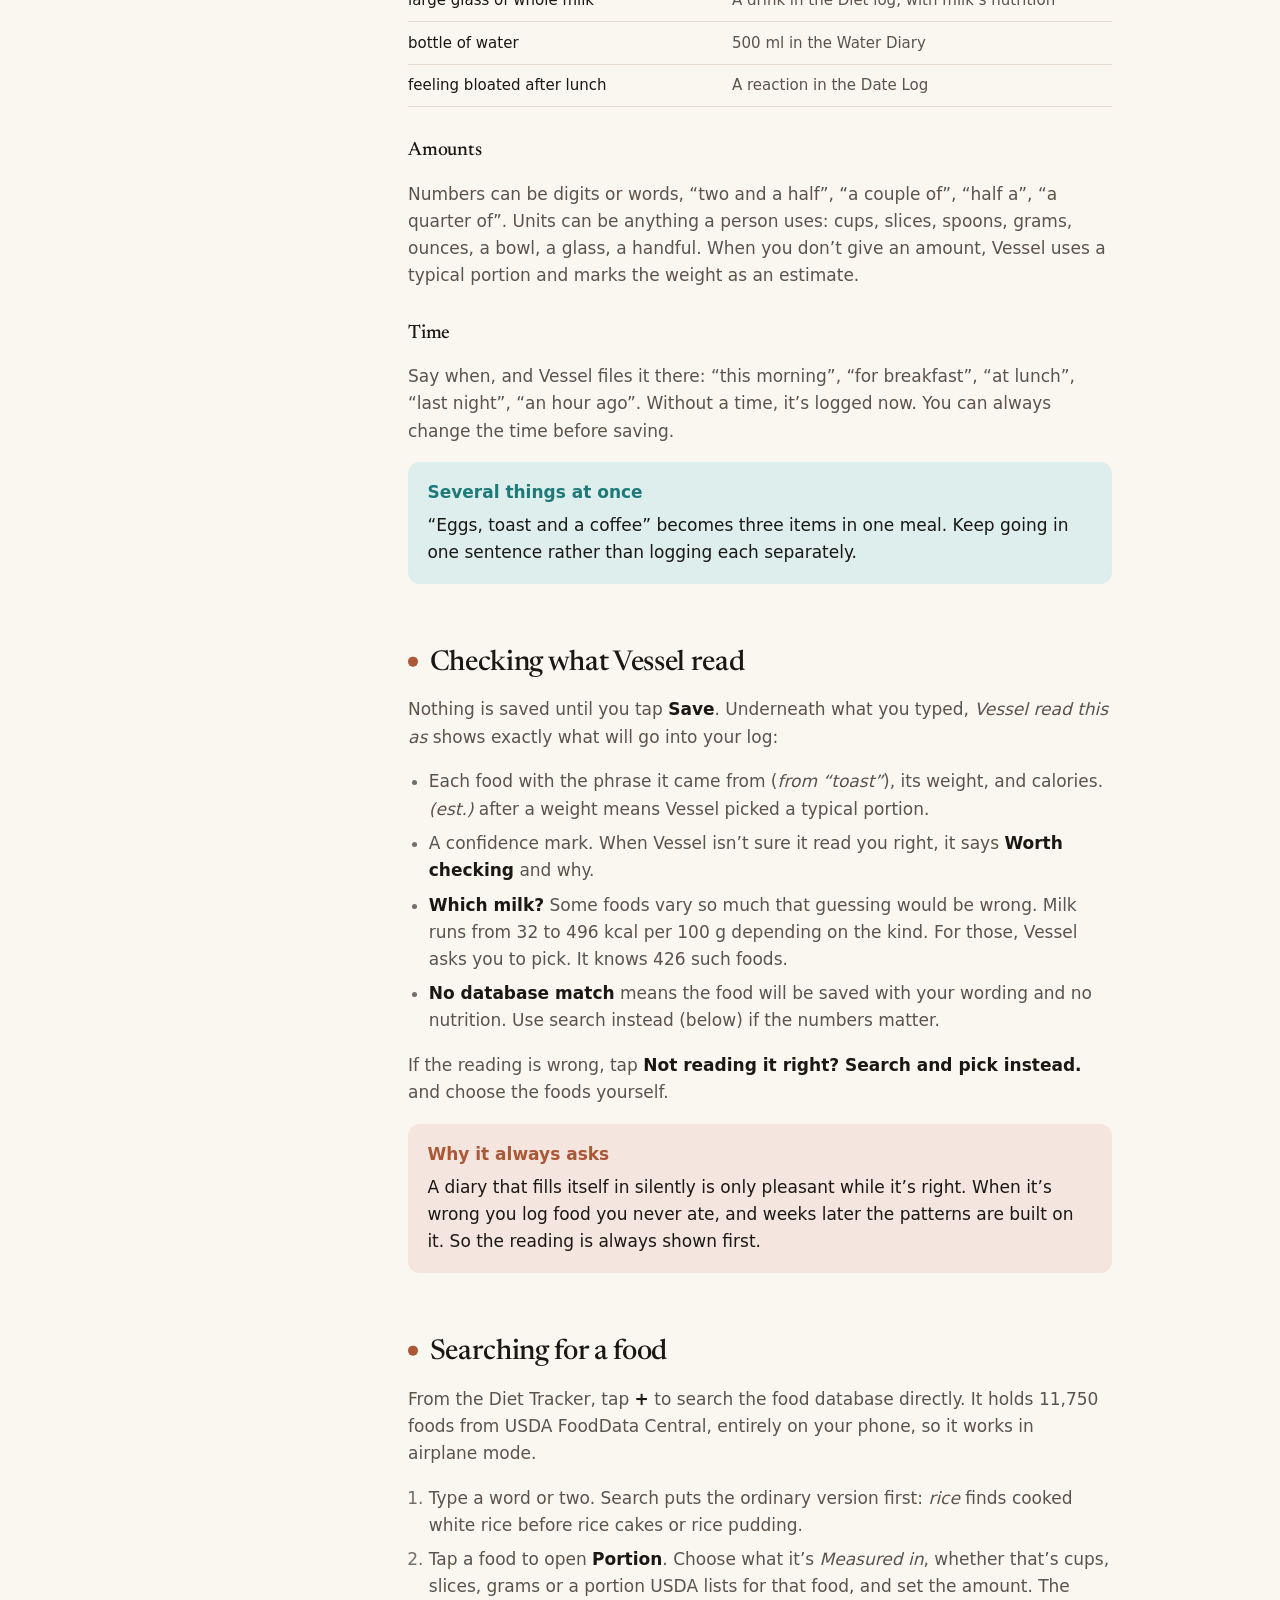
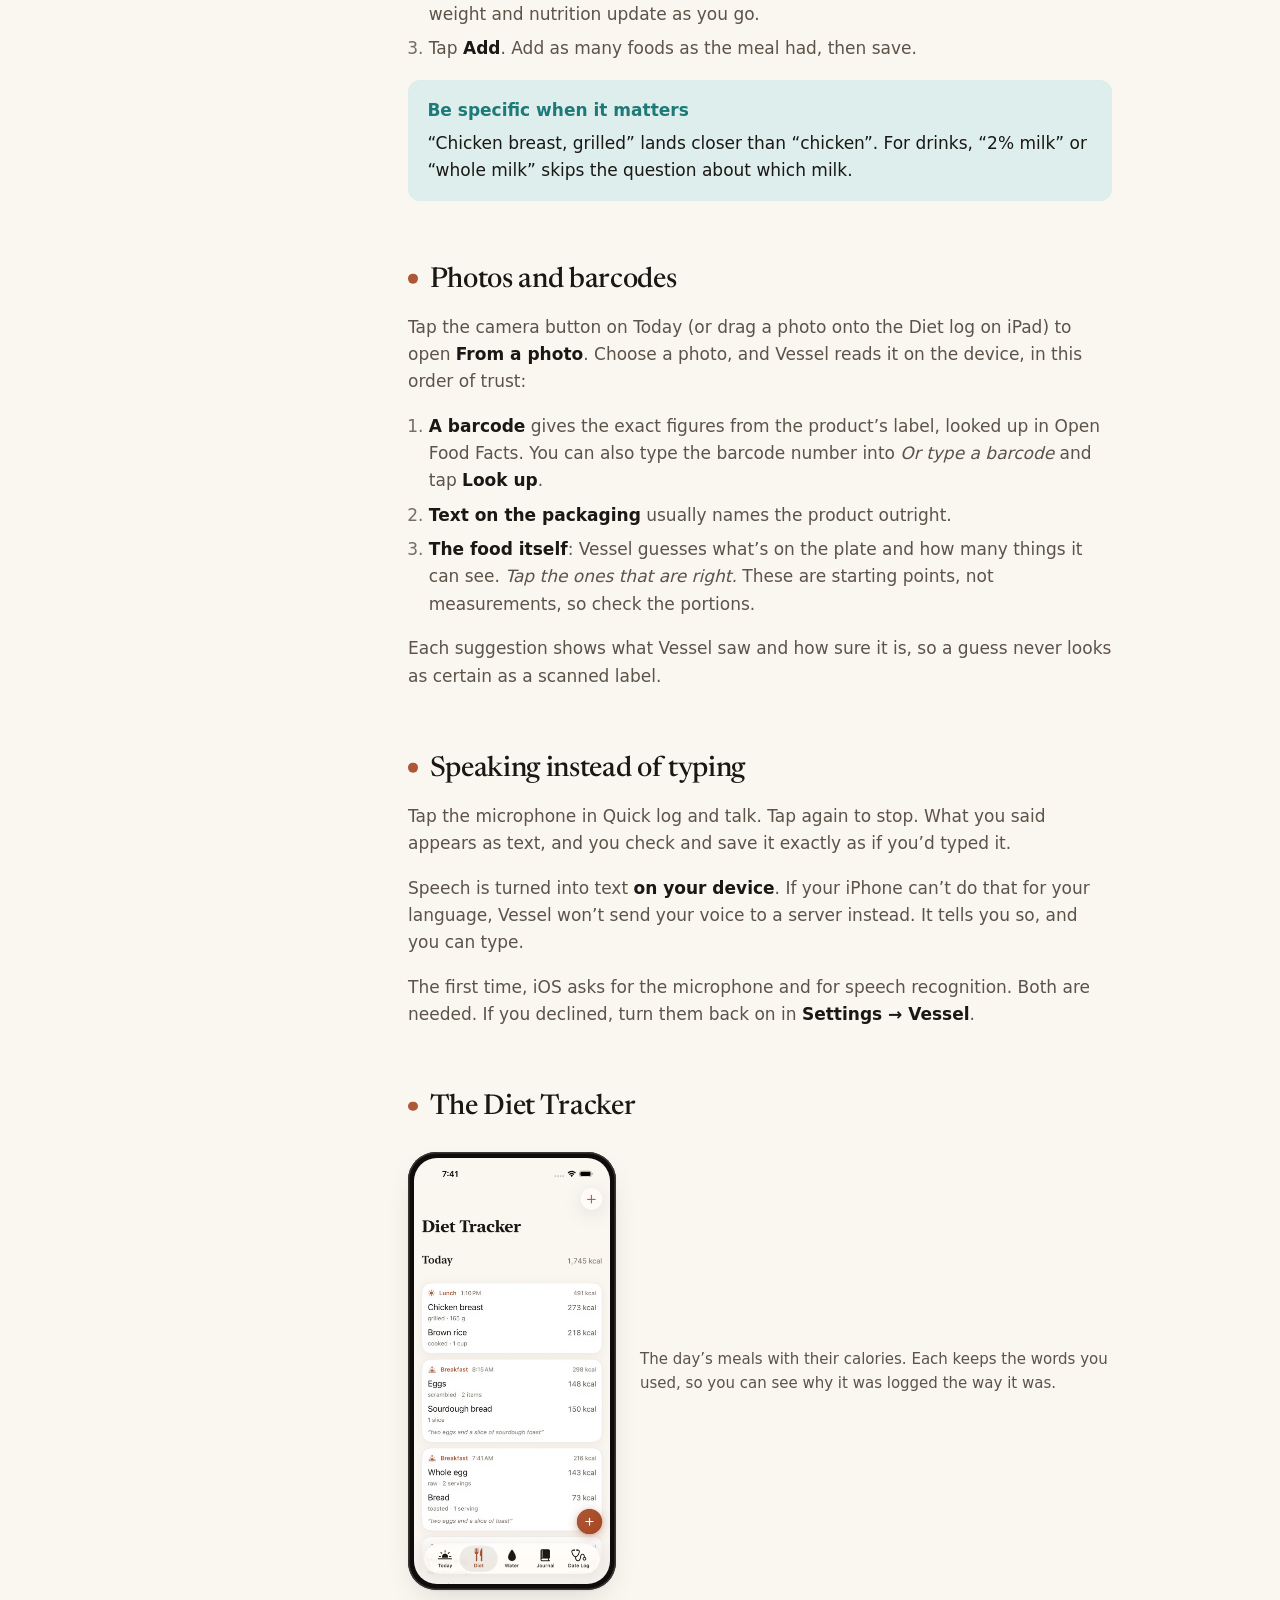
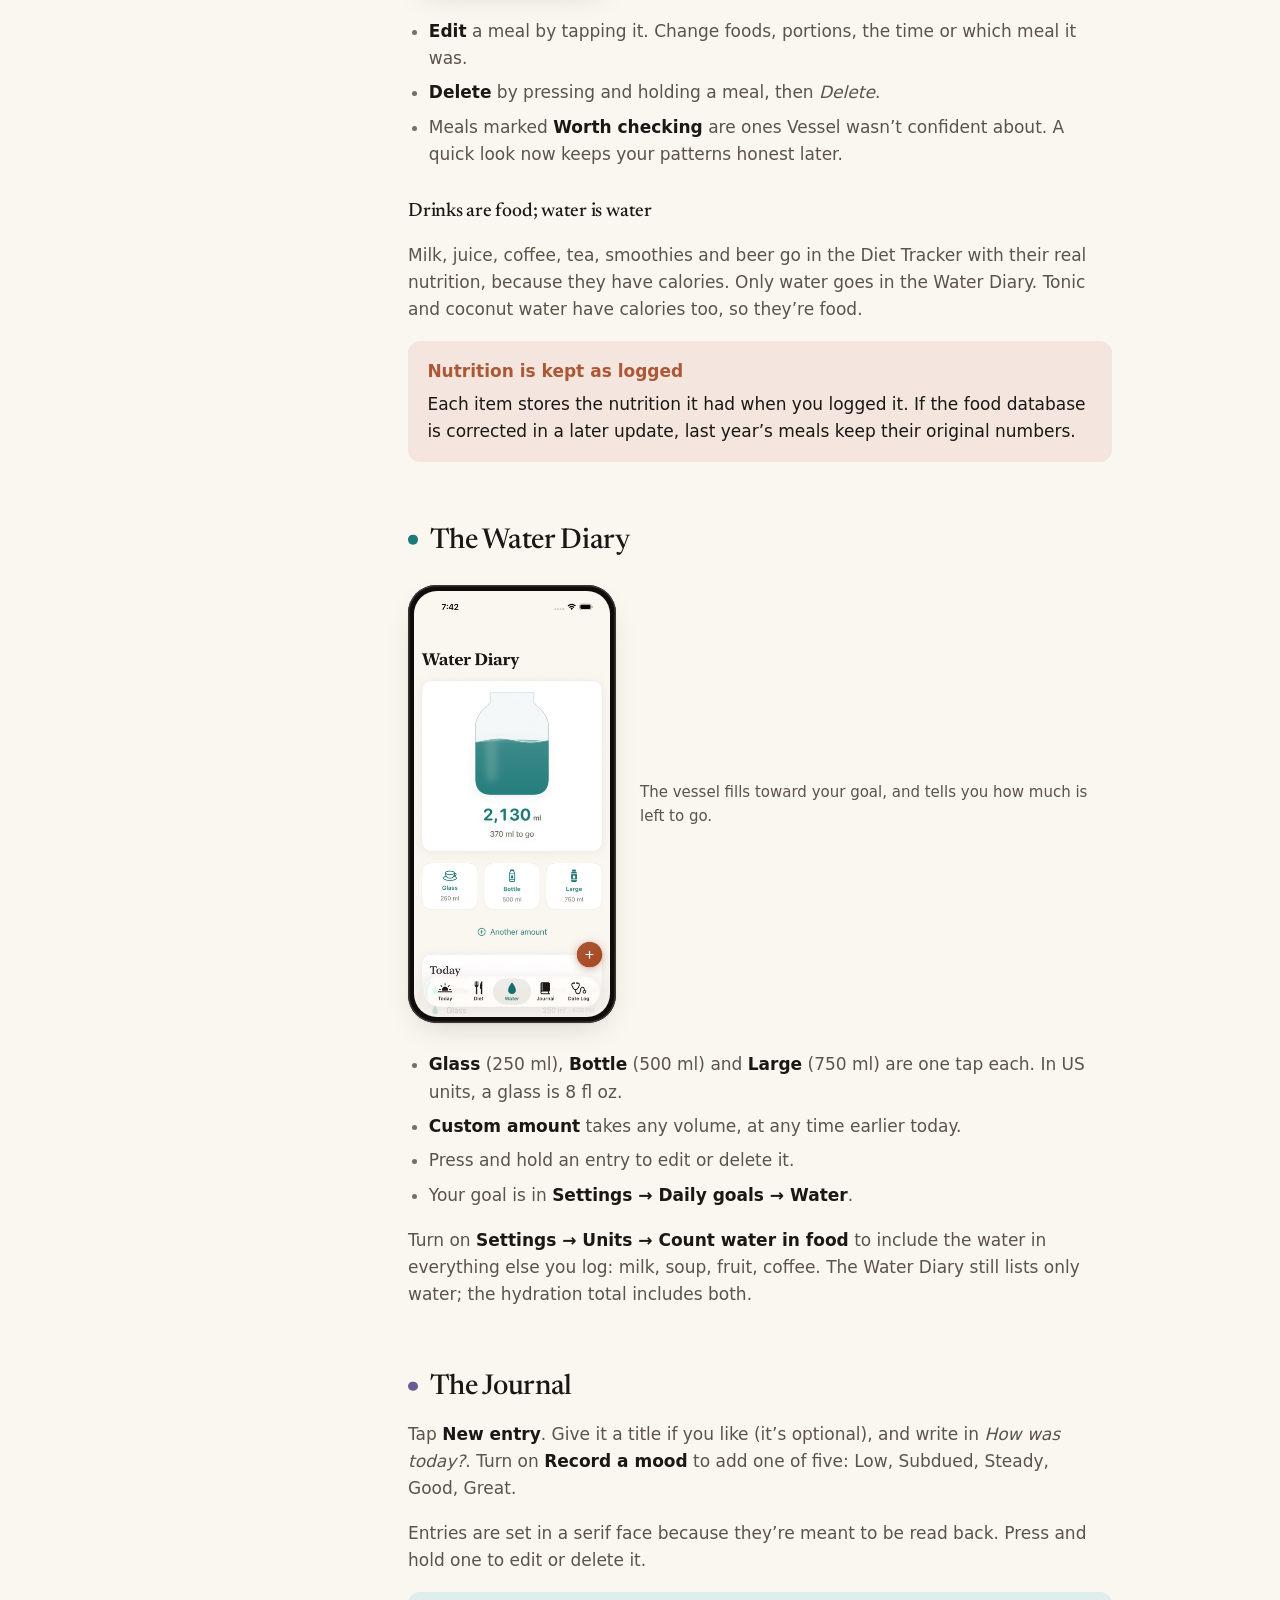
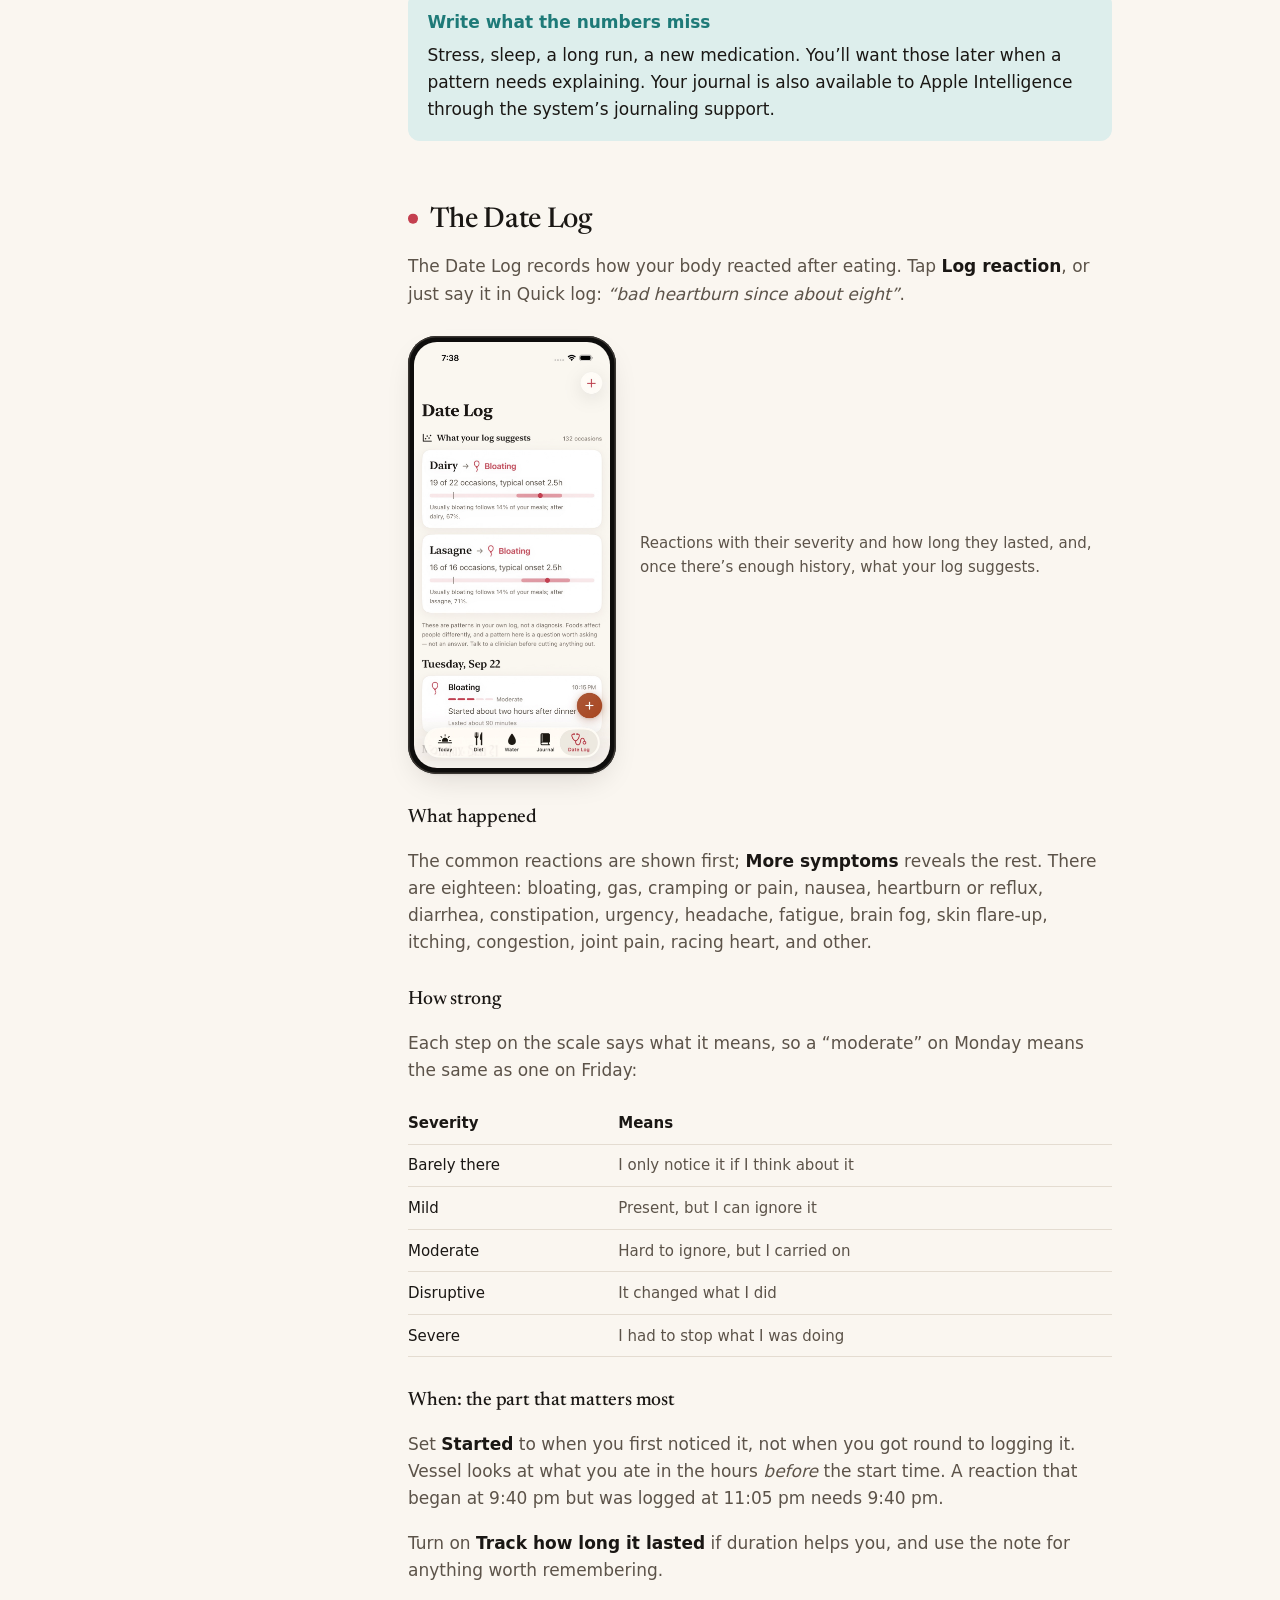
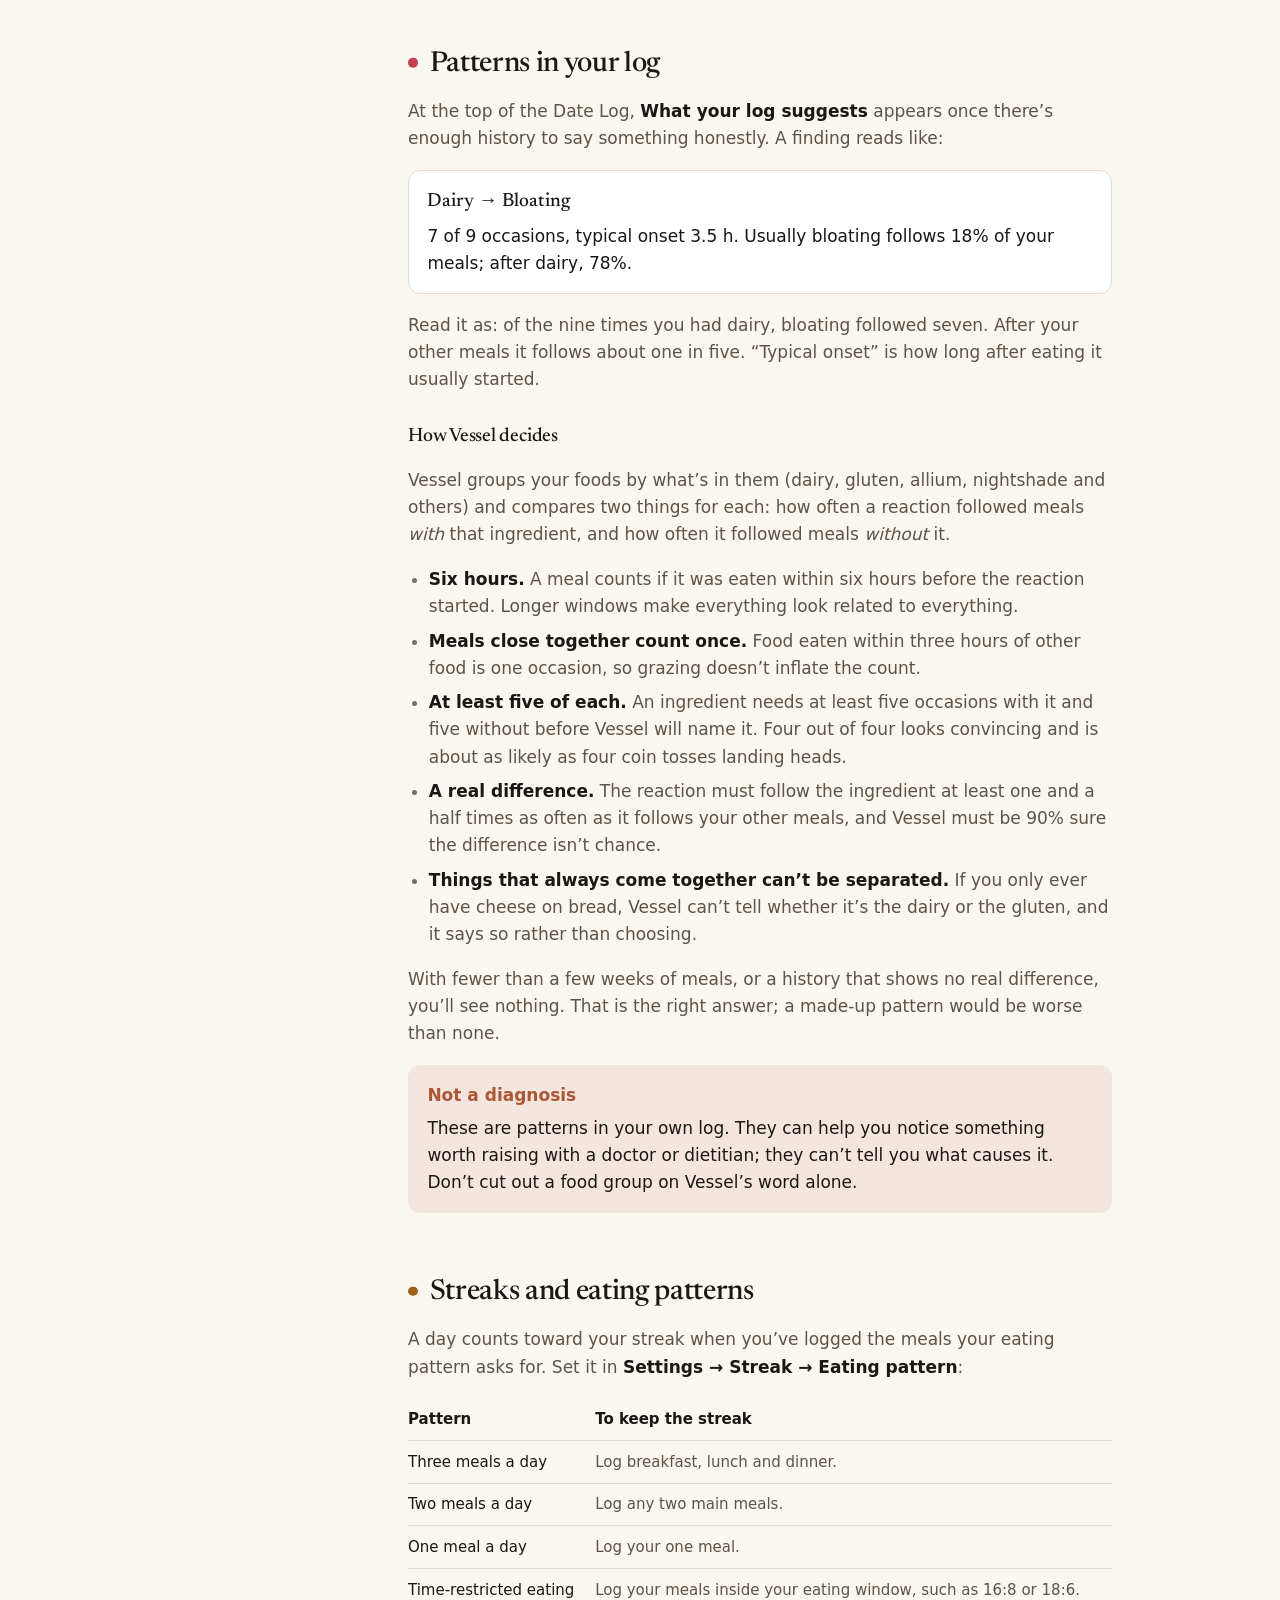
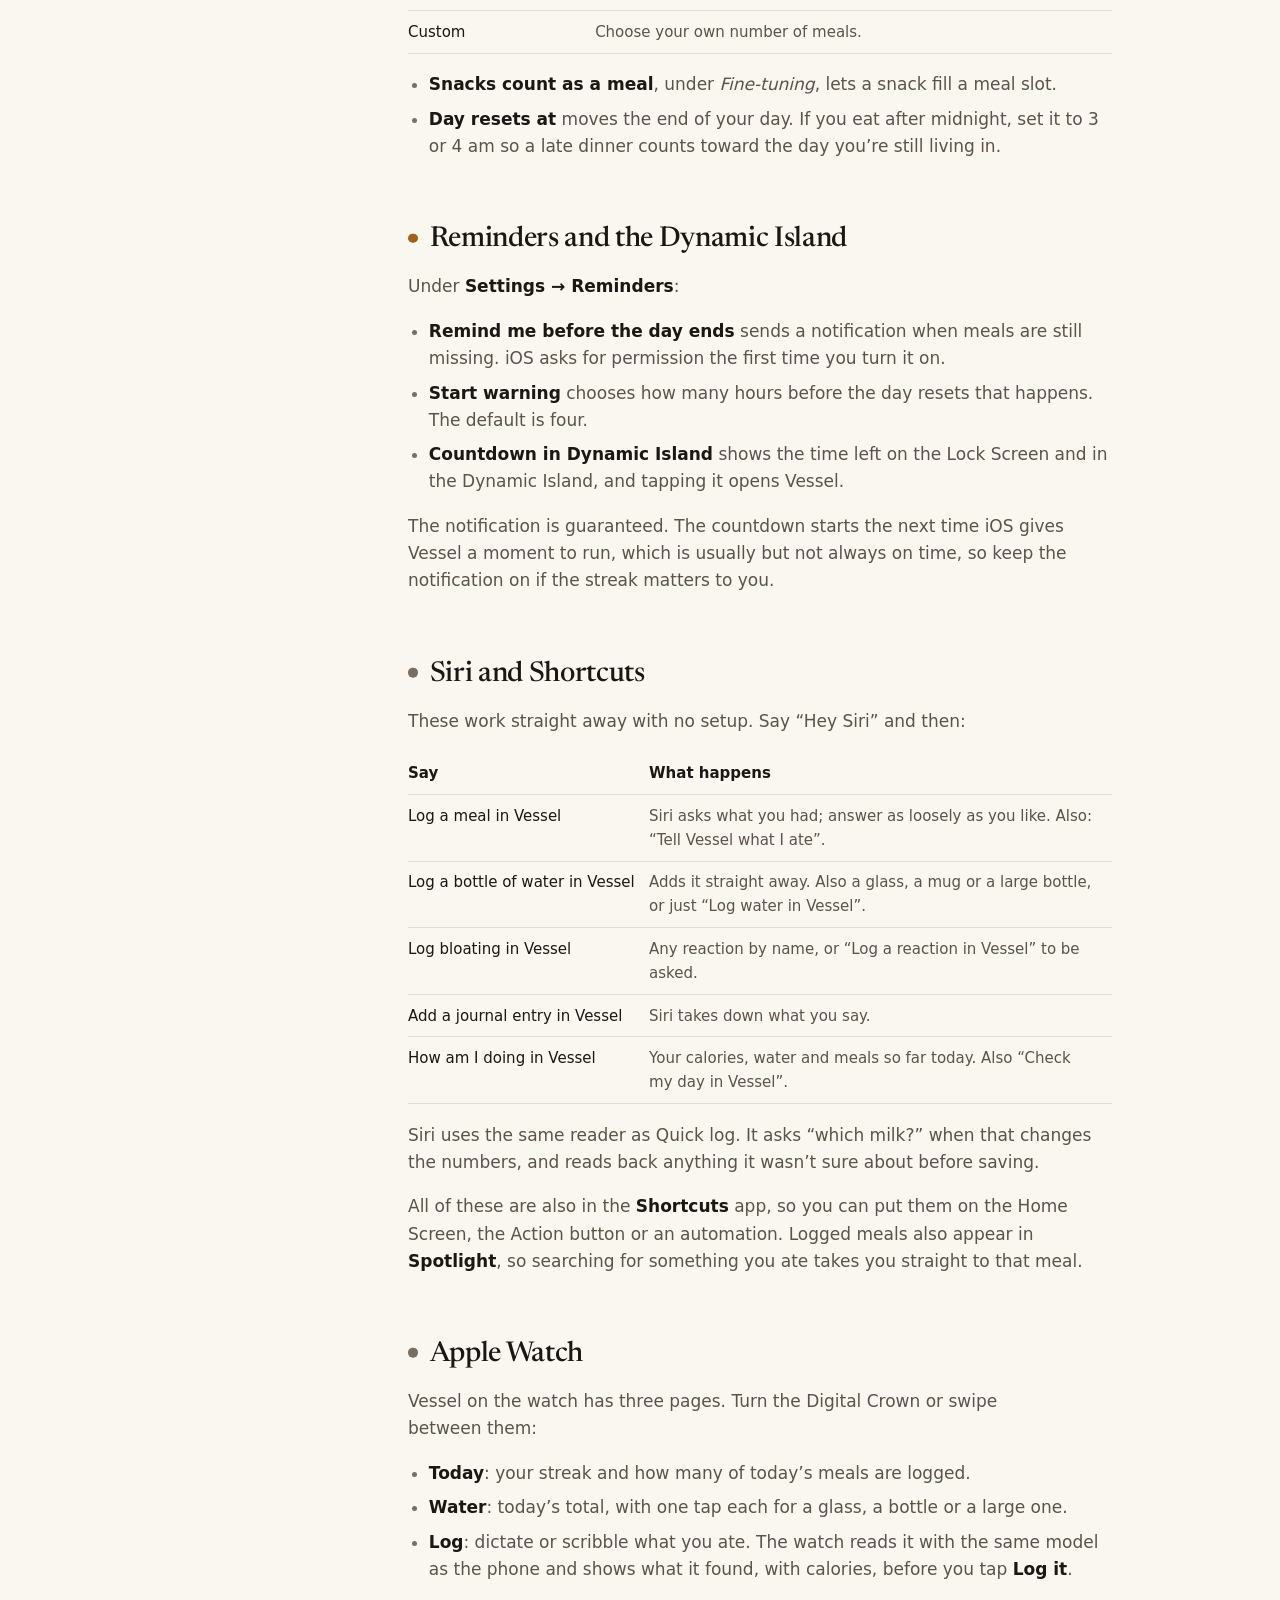
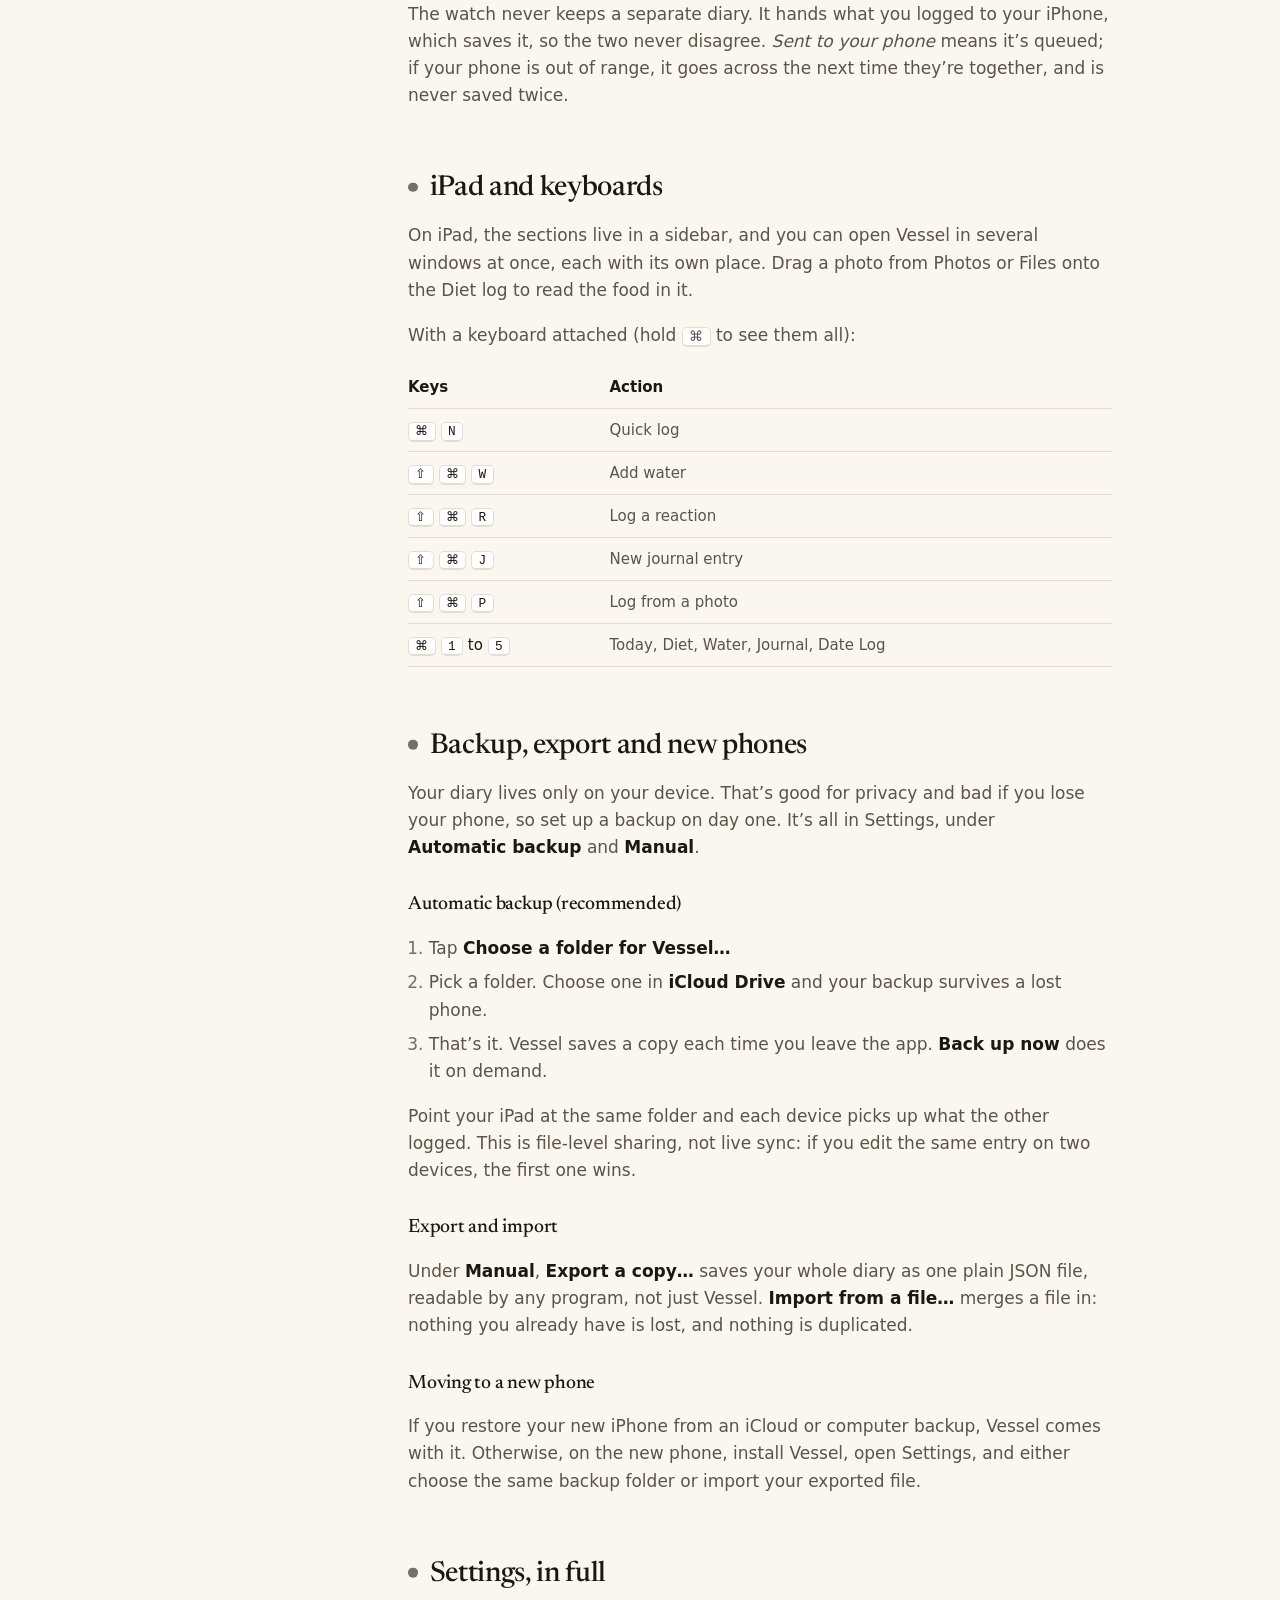
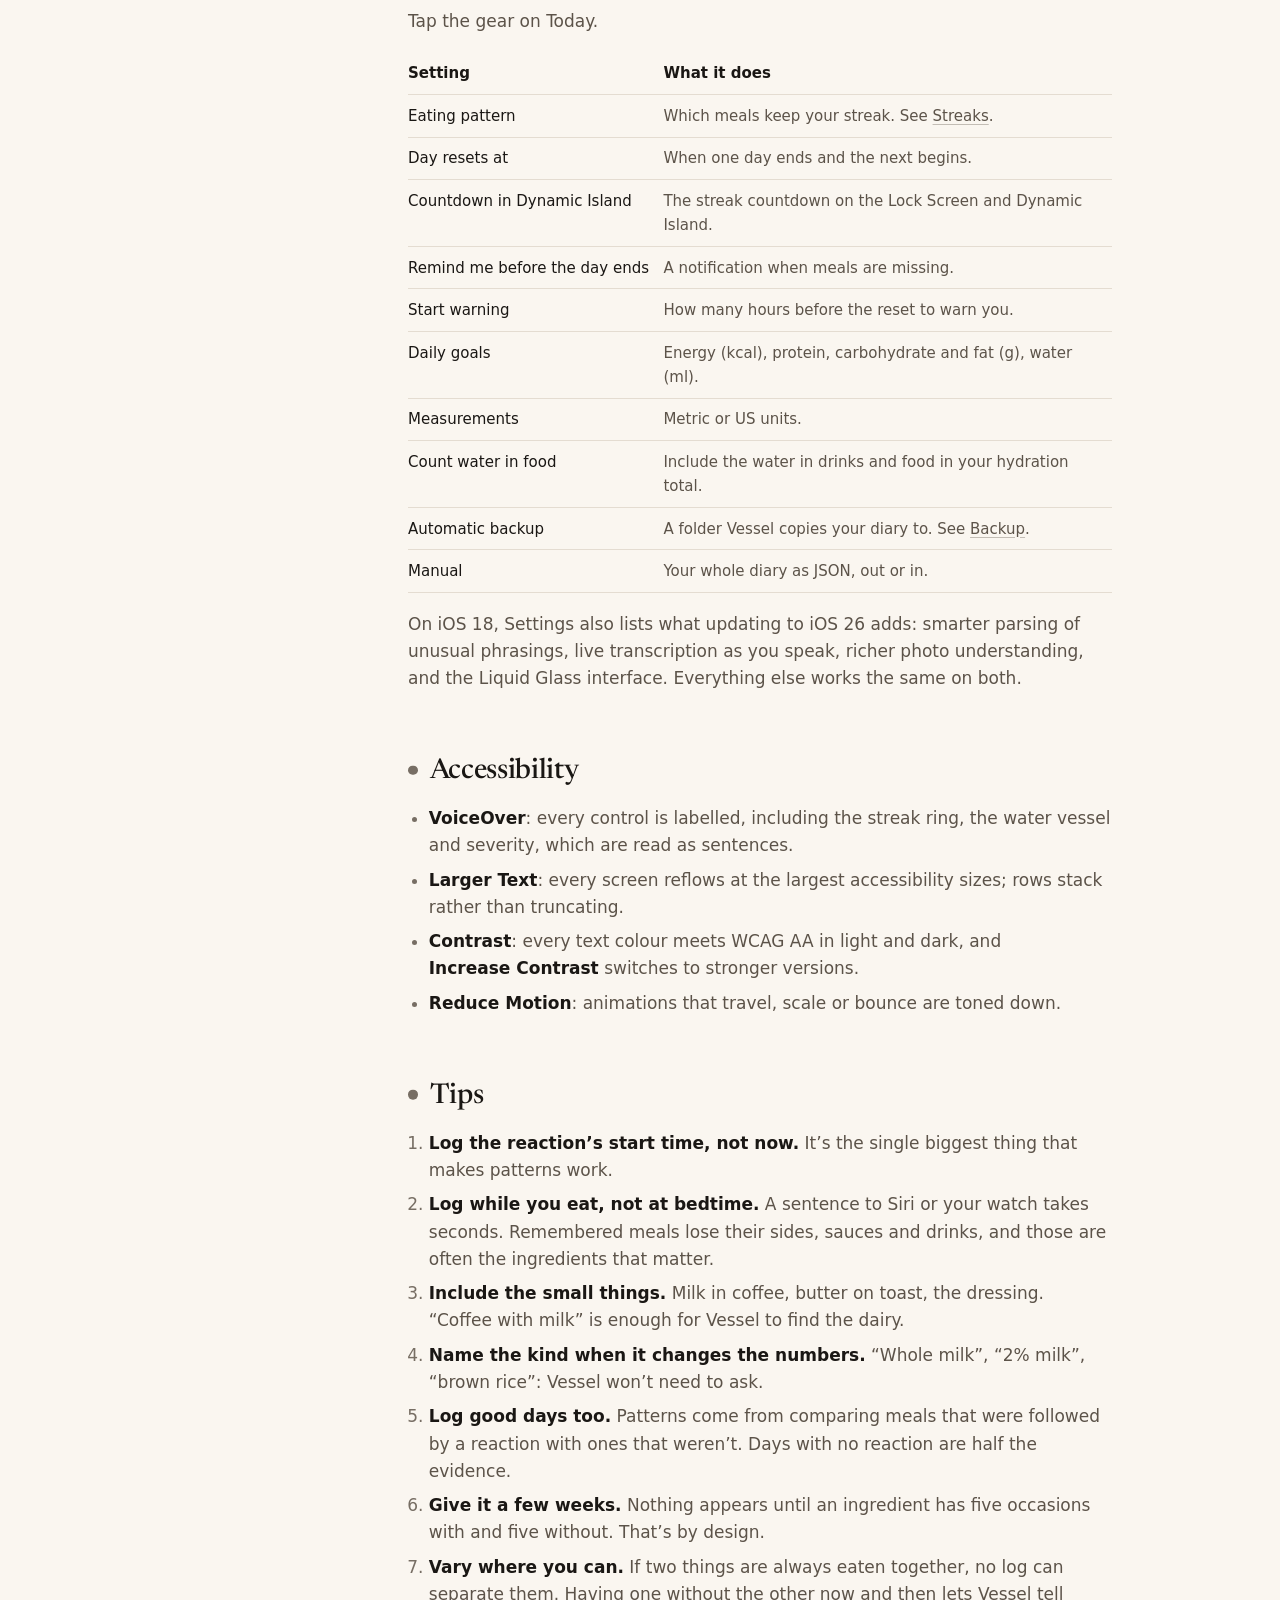
<file: docs/wiki/index.html>
<!doctype html>
<html lang="en">
<head>
<meta charset="utf-8">
<meta name="viewport" content="width=device-width, initial-scale=1, viewport-fit=cover">
<title>Vessel Wiki</title>
<meta name="description" content="How to use Vessel: logging food, water, journal entries and reactions, finding patterns, Siri, Apple Watch, iPad, backups, tips and troubleshooting.">
<meta name="theme-color" content="#FAF6F0" media="(prefers-color-scheme: light)">
<meta name="theme-color" content="#121110" media="(prefers-color-scheme: dark)">
<link rel="icon" href="../assets/logo.png">
<link rel="preconnect" href="https://fonts.googleapis.com">
<link rel="preconnect" href="https://fonts.gstatic.com" crossorigin>
<link rel="stylesheet" href="https://fonts.googleapis.com/css2?family=Newsreader:ital,opsz,wght@0,6..72,400;0,6..72,500;1,6..72,400;1,6..72,500&display=swap">
<link rel="stylesheet" href="../assets/site.css">
</head>
<body>
<a class="skip" href="#wiki">Skip to the wiki</a>

<header class="site-header">
  <div class="wrap">
    <a class="brand" href="../"><img src="../assets/logo.png" alt="" width="30" height="30">Vessel</a>
    <nav class="site-nav" aria-label="Site">
      <a href="../wiki/" aria-current="page">Wiki</a>
      <a href="../#get">Install</a>
      <a href="../privacy/">Privacy</a>
      <a href="../support/">Support</a>
    </nav>
  </div>
</header>

<div class="doc-hero">
  <div class="wrap">
    <p class="eyebrow">The Vessel wiki</p>
    <h1>Everything Vessel does, and how to get the most from it</h1>
    <p>Start with <a href="#first-day">your first day</a> if you’re new. Every section stands on its own, so jump to whatever you need, or search.</p>
  </div>
</div>

<div class="wrap doc-layout">

  <aside class="toc" aria-label="Wiki contents">
    <label for="guide-search" class="eyebrow">Search the wiki</label>
    <input id="guide-search" type="search" placeholder="e.g. backup, milk, streak" autocomplete="off">
    <details open>
      <summary>Contents</summary>
      <ol id="toc-list">
        <li class="group">Start here</li>
        <li><a href="#first-day">Your first day</a></li>
        <li><a href="#today">Today</a></li>
        <li class="group">Logging</li>
        <li><a href="#quick-log" style="--c:var(--diet)">Quick log</a></li>
        <li><a href="#reading-the-parse" style="--c:var(--diet)">Checking what Vessel read</a></li>
        <li><a href="#search" style="--c:var(--diet)">Searching for a food</a></li>
        <li><a href="#photos" style="--c:var(--diet)">Photos and barcodes</a></li>
        <li><a href="#voice" style="--c:var(--diet)">Speaking instead of typing</a></li>
        <li><a href="#diet" style="--c:var(--diet)">The Diet Tracker</a></li>
        <li><a href="#water" style="--c:var(--water)">The Water Diary</a></li>
        <li><a href="#journal" style="--c:var(--journal)">The Journal</a></li>
        <li><a href="#date-log" style="--c:var(--symptom)">The Date Log</a></li>
        <li class="group">Understanding it</li>
        <li><a href="#patterns" style="--c:var(--symptom)">Patterns in your log</a></li>
        <li><a href="#streaks" style="--c:var(--streak)">Streaks and eating patterns</a></li>
        <li><a href="#reminders" style="--c:var(--streak)">Reminders and the Dynamic Island</a></li>
        <li class="group">Everywhere else</li>
        <li><a href="#siri">Siri and Shortcuts</a></li>
        <li><a href="#watch">Apple Watch</a></li>
        <li><a href="#ipad">iPad and keyboards</a></li>
        <li class="group">Your data</li>
        <li><a href="#backup">Backup, export and new phones</a></li>
        <li><a href="#settings">Settings, in full</a></li>
        <li><a href="#accessibility">Accessibility</a></li>
        <li class="group">Help</li>
        <li><a href="#tips">Tips</a></li>
        <li><a href="#troubleshooting">Troubleshooting</a></li>
        <li><a href="#faq">Questions</a></li>
        <li class="group">Run it yourself</li>
        <li><a href="#install">Install on your own iPhone</a></li>
        <li><a href="#install-watch">Install on Apple Watch</a></li>
        <li><a href="#keep-running">Keeping it installed</a></li>
        <li><a href="#host-site">Host your own copy</a></li>
      </ol>
    </details>
  </aside>

  <article class="prose" id="wiki">
    <p class="no-results" id="no-results">Nothing in the wiki matches that. Try a single word, such as “water” or “backup”.</p>

    <!-- ===================================================== START HERE -->

    <section id="first-day" style="--c:var(--streak)">
      <h2>Your first day</h2>
      <p>Vessel has no sign-up. Open it and you’re on <strong>Today</strong>, with five sections along the bottom (or down the side on iPad):</p>
      <div class="table-wrap"><table>
        <tr><th>Section</th><th>What it holds</th></tr>
        <tr><td>Today</td><td>Your day at a glance: streak, energy, hydration, and what you’ve logged.</td></tr>
        <tr><td>Diet</td><td>Everything you ate and drank, other than water, with its nutrition.</td></tr>
        <tr><td>Water</td><td>Water, against a daily goal.</td></tr>
        <tr><td>Journal</td><td>Notes about the day, with an optional mood.</td></tr>
        <tr><td>Date Log</td><td>Reactions: how your body responded, and when it started.</td></tr>
      </table></div>
      <p>Three things are worth doing in the first five minutes:</p>
      <ol>
        <li><strong>Tell Vessel how you eat.</strong> Tap the gear on Today, then <span class="path">Streak → Eating pattern</span>. Three meals a day is the default; pick two meals, one meal, time-restricted or your own number if that’s closer to your life. The streak follows your pattern, not the other way round.</li>
        <li><strong>Set your goals.</strong> In the same Settings screen, <span class="path">Daily goals</span> holds energy, protein, carbohydrate, fat and water. Leave them as they are if you don’t track closely; they only colour the rings.</li>
        <li><strong>Log something.</strong> Tap <em>Describe a meal…</em> on Today and type what you last ate, the way you’d say it to a friend: <em>“two eggs and toast this morning”</em>.</li>
      </ol>
      <div class="callout tip"><b>The one habit that matters</b><span>If you only log one extra thing, make it reactions, logged with the time they <em>started</em>. That’s what lets Vessel connect how you felt to what you ate. Everything else is useful; that’s essential.</span></div>
    </section>

    <section id="today" style="--c:var(--streak)">
      <h2>Today</h2>
      <figure>
        <div class="phone"><img src="../assets/shots/today.jpg" width="1206" height="2622" loading="lazy" alt="The Today screen."></div>
        <figcaption>Today, part-way through a day: the streak ring at the top, energy and hydration beneath it, then the meals logged so far.</figcaption>
      </figure>
      <ul>
        <li><strong>The streak ring</strong> fills as you log the meals your eating pattern asks for. The number inside is your current streak in days; your best is underneath. When the day is close to ending with meals still missing, it says <em>Streak at risk</em>.</li>
        <li><strong>Energy</strong> shows calories so far against your goal, with protein, carbohydrate and fat.</li>
        <li><strong>Hydration</strong> shows water against your goal. If you’ve turned on <em>Count water in food</em>, the water in milk, soup and fruit counts too.</li>
        <li><strong>Describe a meal…</strong> opens <a href="#quick-log">Quick log</a>. The camera button beside it opens <a href="#photos">From a photo</a>.</li>
        <li><strong>The gear</strong> opens <a href="#settings">Settings</a>.</li>
      </ul>
      <p>Tap any meal to open and edit it.</p>
    </section>

    <!-- ===================================================== LOGGING -->

    <section id="quick-log" style="--c:var(--diet)">
      <h2>Quick log</h2>
      <p>Quick log is one box for everything: meals, drinks, water, reactions and journal notes. Type or say what happened and Vessel works out which it is.</p>
      <figure>
        <div class="phone"><img src="../assets/shots/quick-log.jpg" width="1206" height="2622" loading="lazy" alt="Quick log reading a meal."></div>
        <figcaption>“Two eggs and toast”, read as two foods, each matched to the database with a portion and calories, ready to save.</figcaption>
      </figure>
      <h3>What you can say</h3>
      <div class="table-wrap"><table>
        <tr><th>You write</th><th>Vessel logs</th></tr>
        <tr><td>two eggs and toast</td><td>A meal of two foods: eggs × 2, toast</td></tr>
        <tr><td>half a baguette with butter for lunch</td><td>Lunch: baguette × ½, butter</td></tr>
        <tr><td>a bowl of porridge with berries</td><td>A meal: porridge, berries</td></tr>
        <tr><td>large glass of whole milk</td><td>A drink in the Diet log, with milk’s nutrition</td></tr>
        <tr><td>bottle of water</td><td>500 ml in the Water Diary</td></tr>
        <tr><td>feeling bloated after lunch</td><td>A reaction in the Date Log</td></tr>
      </table></div>
      <h3>Amounts</h3>
      <p>Numbers can be digits or words, “two and a half”, “a couple of”, “half a”, “a quarter of”. Units can be anything a person uses: cups, slices, spoons, grams, ounces, a bowl, a glass, a handful. When you don’t give an amount, Vessel uses a typical portion and marks the weight as an estimate.</p>
      <h3>Time</h3>
      <p>Say when, and Vessel files it there: “this morning”, “for breakfast”, “at lunch”, “last night”, “an hour ago”. Without a time, it’s logged now. You can always change the time before saving.</p>
      <div class="callout tip"><b>Several things at once</b><span>“Eggs, toast and a coffee” becomes three items in one meal. Keep going in one sentence rather than logging each separately.</span></div>
    </section>

    <section id="reading-the-parse" style="--c:var(--diet)">
      <h2>Checking what Vessel read</h2>
      <p>Nothing is saved until you tap <strong>Save</strong>. Underneath what you typed, <em>Vessel read this as</em> shows exactly what will go into your log:</p>
      <ul>
        <li>Each food with the phrase it came from (<em>from “toast”</em>), its weight, and calories. <em>(est.)</em> after a weight means Vessel picked a typical portion.</li>
        <li>A confidence mark. When Vessel isn’t sure it read you right, it says <strong>Worth checking</strong> and why.</li>
        <li><strong>Which milk?</strong> Some foods vary so much that guessing would be wrong. Milk runs from 32 to 496 kcal per 100 g depending on the kind. For those, Vessel asks you to pick. It knows 426 such foods.</li>
        <li><strong>No database match</strong> means the food will be saved with your wording and no nutrition. Use search instead (below) if the numbers matter.</li>
      </ul>
      <p>If the reading is wrong, tap <strong>Not reading it right? Search and pick instead.</strong> and choose the foods yourself.</p>
      <div class="callout note"><b>Why it always asks</b><span>A diary that fills itself in silently is only pleasant while it’s right. When it’s wrong you log food you never ate, and weeks later the patterns are built on it. So the reading is always shown first.</span></div>
    </section>

    <section id="search" style="--c:var(--diet)">
      <h2>Searching for a food</h2>
      <p>From the Diet Tracker, tap <strong>+</strong> to search the food database directly. It holds 11,750 foods from USDA FoodData Central, entirely on your phone, so it works in airplane mode.</p>
      <ol>
        <li>Type a word or two. Search puts the ordinary version first: <em>rice</em> finds cooked white rice before rice cakes or rice pudding.</li>
        <li>Tap a food to open <strong>Portion</strong>. Choose what it’s <em>Measured in</em>, whether that’s cups, slices, grams or a portion USDA lists for that food, and set the amount. The weight and nutrition update as you go.</li>
        <li>Tap <strong>Add</strong>. Add as many foods as the meal had, then save.</li>
      </ol>
      <div class="callout tip"><b>Be specific when it matters</b><span>“Chicken breast, grilled” lands closer than “chicken”. For drinks, “2% milk” or “whole milk” skips the question about which milk.</span></div>
    </section>

    <section id="photos" style="--c:var(--diet)">
      <h2>Photos and barcodes</h2>
      <p>Tap the camera button on Today (or drag a photo onto the Diet log on iPad) to open <strong>From a photo</strong>. Choose a photo, and Vessel reads it on the device, in this order of trust:</p>
      <ol>
        <li><strong>A barcode</strong> gives the exact figures from the product’s label, looked up in Open Food Facts. You can also type the barcode number into <em>Or type a barcode</em> and tap <strong>Look up</strong>.</li>
        <li><strong>Text on the packaging</strong> usually names the product outright.</li>
        <li><strong>The food itself</strong>: Vessel guesses what’s on the plate and how many things it can see. <em>Tap the ones that are right.</em> These are starting points, not measurements, so check the portions.</li>
      </ol>
      <p>Each suggestion shows what Vessel saw and how sure it is, so a guess never looks as certain as a scanned label.</p>
    </section>

    <section id="voice" style="--c:var(--diet)">
      <h2>Speaking instead of typing</h2>
      <p>Tap the microphone in Quick log and talk. Tap again to stop. What you said appears as text, and you check and save it exactly as if you’d typed it.</p>
      <p>Speech is turned into text <strong>on your device</strong>. If your iPhone can’t do that for your language, Vessel won’t send your voice to a server instead. It tells you so, and you can type.</p>
      <p>The first time, iOS asks for the microphone and for speech recognition. Both are needed. If you declined, turn them back on in <span class="path">Settings → Vessel</span>.</p>
    </section>

    <section id="diet" style="--c:var(--diet)">
      <h2>The Diet Tracker</h2>
      <figure>
        <div class="phone"><img src="../assets/shots/diet.jpg" width="1206" height="2622" loading="lazy" alt="The Diet Tracker."></div>
        <figcaption>The day’s meals with their calories. Each keeps the words you used, so you can see why it was logged the way it was.</figcaption>
      </figure>
      <ul>
        <li><strong>Edit</strong> a meal by tapping it. Change foods, portions, the time or which meal it was.</li>
        <li><strong>Delete</strong> by pressing and holding a meal, then <em>Delete</em>.</li>
        <li>Meals marked <strong>Worth checking</strong> are ones Vessel wasn’t confident about. A quick look now keeps your patterns honest later.</li>
      </ul>
      <h3>Drinks are food; water is water</h3>
      <p>Milk, juice, coffee, tea, smoothies and beer go in the Diet Tracker with their real nutrition, because they have calories. Only water goes in the Water Diary. Tonic and coconut water have calories too, so they’re food.</p>
      <div class="callout note"><b>Nutrition is kept as logged</b><span>Each item stores the nutrition it had when you logged it. If the food database is corrected in a later update, last year’s meals keep their original numbers.</span></div>
    </section>

    <section id="water" style="--c:var(--water)">
      <h2>The Water Diary</h2>
      <figure>
        <div class="phone"><img src="../assets/shots/water.jpg" width="1206" height="2622" loading="lazy" alt="The Water Diary."></div>
        <figcaption>The vessel fills toward your goal, and tells you how much is left to go.</figcaption>
      </figure>
      <ul>
        <li><strong>Glass</strong> (250 ml), <strong>Bottle</strong> (500 ml) and <strong>Large</strong> (750 ml) are one tap each. In US units, a glass is 8 fl oz.</li>
        <li><strong>Custom amount</strong> takes any volume, at any time earlier today.</li>
        <li>Press and hold an entry to edit or delete it.</li>
        <li>Your goal is in <span class="path">Settings → Daily goals → Water</span>.</li>
      </ul>
      <p>Turn on <span class="path">Settings → Units → Count water in food</span> to include the water in everything else you log: milk, soup, fruit, coffee. The Water Diary still lists only water; the hydration total includes both.</p>
    </section>

    <section id="journal" style="--c:var(--journal)">
      <h2>The Journal</h2>
      <p>Tap <strong>New entry</strong>. Give it a title if you like (it’s optional), and write in <em>How was today?</em>. Turn on <strong>Record a mood</strong> to add one of five: Low, Subdued, Steady, Good, Great.</p>
      <p>Entries are set in a serif face because they’re meant to be read back. Press and hold one to edit or delete it.</p>
      <div class="callout tip"><b>Write what the numbers miss</b><span>Stress, sleep, a long run, a new medication. You’ll want those later when a pattern needs explaining. Your journal is also available to Apple Intelligence through the system’s journaling support.</span></div>
    </section>

    <section id="date-log" style="--c:var(--symptom)">
      <h2>The Date Log</h2>
      <p>The Date Log records how your body reacted after eating. Tap <strong>Log reaction</strong>, or just say it in Quick log: <em>“bad heartburn since about eight”</em>.</p>
      <figure>
        <div class="phone"><img src="../assets/shots/date-log.jpg" width="1206" height="2622" loading="lazy" alt="The Date Log."></div>
        <figcaption>Reactions with their severity and how long they lasted, and, once there’s enough history, what your log suggests.</figcaption>
      </figure>
      <h3>What happened</h3>
      <p>The common reactions are shown first; <strong>More symptoms</strong> reveals the rest. There are eighteen: bloating, gas, cramping or pain, nausea, heartburn or reflux, diarrhea, constipation, urgency, headache, fatigue, brain fog, skin flare-up, itching, congestion, joint pain, racing heart, and other.</p>
      <h3>How strong</h3>
      <p>Each step on the scale says what it means, so a “moderate” on Monday means the same as one on Friday:</p>
      <div class="table-wrap"><table>
        <tr><th>Severity</th><th>Means</th></tr>
        <tr><td>Barely there</td><td>I only notice it if I think about it</td></tr>
        <tr><td>Mild</td><td>Present, but I can ignore it</td></tr>
        <tr><td>Moderate</td><td>Hard to ignore, but I carried on</td></tr>
        <tr><td>Disruptive</td><td>It changed what I did</td></tr>
        <tr><td>Severe</td><td>I had to stop what I was doing</td></tr>
      </table></div>
      <h3>When: the part that matters most</h3>
      <p>Set <strong>Started</strong> to when you first noticed it, not when you got round to logging it. Vessel looks at what you ate in the hours <em>before</em> the start time. A reaction that began at 9:40 pm but was logged at 11:05 pm needs 9:40 pm.</p>
      <p>Turn on <strong>Track how long it lasted</strong> if duration helps you, and use the note for anything worth remembering.</p>
    </section>

    <!-- ===================================================== UNDERSTANDING -->

    <section id="patterns" style="--c:var(--symptom)">
      <h2>Patterns in your log</h2>
      <p>At the top of the Date Log, <strong>What your log suggests</strong> appears once there’s enough history to say something honestly. A finding reads like:</p>
      <div class="callout"><b style="font-family:var(--serif);font-size:1.2rem;font-weight:500">Dairy → Bloating</b><span>7 of 9 occasions, typical onset 3.5 h. Usually bloating follows 18% of your meals; after dairy, 78%.</span></div>
      <p>Read it as: of the nine times you had dairy, bloating followed seven. After your other meals it follows about one in five. “Typical onset” is how long after eating it usually started.</p>
      <h3>How Vessel decides</h3>
      <p>Vessel groups your foods by what’s in them (dairy, gluten, allium, nightshade and others) and compares two things for each: how often a reaction followed meals <em>with</em> that ingredient, and how often it followed meals <em>without</em> it.</p>
      <ul>
        <li><strong>Six hours.</strong> A meal counts if it was eaten within six hours before the reaction started. Longer windows make everything look related to everything.</li>
        <li><strong>Meals close together count once.</strong> Food eaten within three hours of other food is one occasion, so grazing doesn’t inflate the count.</li>
        <li><strong>At least five of each.</strong> An ingredient needs at least five occasions with it and five without before Vessel will name it. Four out of four looks convincing and is about as likely as four coin tosses landing heads.</li>
        <li><strong>A real difference.</strong> The reaction must follow the ingredient at least one and a half times as often as it follows your other meals, and Vessel must be 90% sure the difference isn’t chance.</li>
        <li><strong>Things that always come together can’t be separated.</strong> If you only ever have cheese on bread, Vessel can’t tell whether it’s the dairy or the gluten, and it says so rather than choosing.</li>
      </ul>
      <p>With fewer than a few weeks of meals, or a history that shows no real difference, you’ll see nothing. That is the right answer; a made-up pattern would be worse than none.</p>
      <div class="callout note"><b>Not a diagnosis</b><span>These are patterns in your own log. They can help you notice something worth raising with a doctor or dietitian; they can’t tell you what causes it. Don’t cut out a food group on Vessel’s word alone.</span></div>
    </section>

    <section id="streaks" style="--c:var(--streak)">
      <h2>Streaks and eating patterns</h2>
      <p>A day counts toward your streak when you’ve logged the meals your eating pattern asks for. Set it in <span class="path">Settings → Streak → Eating pattern</span>:</p>
      <div class="table-wrap"><table>
        <tr><th>Pattern</th><th>To keep the streak</th></tr>
        <tr><td>Three meals a day</td><td>Log breakfast, lunch and dinner.</td></tr>
        <tr><td>Two meals a day</td><td>Log any two main meals.</td></tr>
        <tr><td>One meal a day</td><td>Log your one meal.</td></tr>
        <tr><td>Time-restricted eating</td><td>Log your meals inside your eating window, such as 16:8 or 18:6.</td></tr>
        <tr><td>Custom</td><td>Choose your own number of meals.</td></tr>
      </table></div>
      <ul>
        <li><strong>Snacks count as a meal</strong>, under <em>Fine-tuning</em>, lets a snack fill a meal slot.</li>
        <li><strong>Day resets at</strong> moves the end of your day. If you eat after midnight, set it to 3 or 4 am so a late dinner counts toward the day you’re still living in.</li>
      </ul>
    </section>

    <section id="reminders" style="--c:var(--streak)">
      <h2>Reminders and the Dynamic Island</h2>
      <p>Under <span class="path">Settings → Reminders</span>:</p>
      <ul>
        <li><strong>Remind me before the day ends</strong> sends a notification when meals are still missing. iOS asks for permission the first time you turn it on.</li>
        <li><strong>Start warning</strong> chooses how many hours before the day resets that happens. The default is four.</li>
        <li><strong>Countdown in Dynamic Island</strong> shows the time left on the Lock Screen and in the Dynamic Island, and tapping it opens Vessel.</li>
      </ul>
      <p>The notification is guaranteed. The countdown starts the next time iOS gives Vessel a moment to run, which is usually but not always on time, so keep the notification on if the streak matters to you.</p>
    </section>

    <!-- ===================================================== EVERYWHERE -->

    <section id="siri">
      <h2>Siri and Shortcuts</h2>
      <p>These work straight away with no setup. Say “Hey Siri” and then:</p>
      <div class="table-wrap"><table>
        <tr><th>Say</th><th>What happens</th></tr>
        <tr><td>Log a meal in Vessel</td><td>Siri asks what you had; answer as loosely as you like. Also: “Tell Vessel what I ate”.</td></tr>
        <tr><td>Log a bottle of water in Vessel</td><td>Adds it straight away. Also a glass, a mug or a large bottle, or just “Log water in Vessel”.</td></tr>
        <tr><td>Log bloating in Vessel</td><td>Any reaction by name, or “Log a reaction in Vessel” to be asked.</td></tr>
        <tr><td>Add a journal entry in Vessel</td><td>Siri takes down what you say.</td></tr>
        <tr><td>How am I doing in Vessel</td><td>Your calories, water and meals so far today. Also “Check my day in Vessel”.</td></tr>
      </table></div>
      <p>Siri uses the same reader as Quick log. It asks “which milk?” when that changes the numbers, and reads back anything it wasn’t sure about before saving.</p>
      <p>All of these are also in the <strong>Shortcuts</strong> app, so you can put them on the Home Screen, the Action button or an automation. Logged meals also appear in <strong>Spotlight</strong>, so searching for something you ate takes you straight to that meal.</p>
    </section>

    <section id="watch">
      <h2>Apple Watch</h2>
      <p>Vessel on the watch has three pages. Turn the Digital Crown or swipe between them:</p>
      <ul>
        <li><strong>Today</strong>: your streak and how many of today’s meals are logged.</li>
        <li><strong>Water</strong>: today’s total, with one tap each for a glass, a bottle or a large one.</li>
        <li><strong>Log</strong>: dictate or scribble what you ate. The watch reads it with the same model as the phone and shows what it found, with calories, before you tap <strong>Log it</strong>.</li>
      </ul>
      <p>The watch never keeps a separate diary. It hands what you logged to your iPhone, which saves it, so the two never disagree. <em>Sent to your phone</em> means it’s queued; if your phone is out of range, it goes across the next time they’re together, and is never saved twice.</p>
    </section>

    <section id="ipad">
      <h2>iPad and keyboards</h2>
      <p>On iPad, the sections live in a sidebar, and you can open Vessel in several windows at once, each with its own place. Drag a photo from Photos or Files onto the Diet log to read the food in it.</p>
      <p>With a keyboard attached (hold <kbd>⌘</kbd> to see them all):</p>
      <div class="table-wrap"><table>
        <tr><th>Keys</th><th>Action</th></tr>
        <tr><td><kbd>⌘</kbd> <kbd>N</kbd></td><td>Quick log</td></tr>
        <tr><td><kbd>⇧</kbd> <kbd>⌘</kbd> <kbd>W</kbd></td><td>Add water</td></tr>
        <tr><td><kbd>⇧</kbd> <kbd>⌘</kbd> <kbd>R</kbd></td><td>Log a reaction</td></tr>
        <tr><td><kbd>⇧</kbd> <kbd>⌘</kbd> <kbd>J</kbd></td><td>New journal entry</td></tr>
        <tr><td><kbd>⇧</kbd> <kbd>⌘</kbd> <kbd>P</kbd></td><td>Log from a photo</td></tr>
        <tr><td><kbd>⌘</kbd> <kbd>1</kbd> to <kbd>5</kbd></td><td>Today, Diet, Water, Journal, Date Log</td></tr>
      </table></div>
    </section>

    <!-- ===================================================== DATA -->

    <section id="backup">
      <h2>Backup, export and new phones</h2>
      <p>Your diary lives only on your device. That’s good for privacy and bad if you lose your phone, so set up a backup on day one. It’s all in Settings, under <span class="path">Automatic backup</span> and <span class="path">Manual</span>.</p>
      <h3>Automatic backup (recommended)</h3>
      <ol>
        <li>Tap <strong>Choose a folder for Vessel…</strong></li>
        <li>Pick a folder. Choose one in <strong>iCloud Drive</strong> and your backup survives a lost phone.</li>
        <li>That’s it. Vessel saves a copy each time you leave the app. <strong>Back up now</strong> does it on demand.</li>
      </ol>
      <p>Point your iPad at the same folder and each device picks up what the other logged. This is file-level sharing, not live sync: if you edit the same entry on two devices, the first one wins.</p>
      <h3>Export and import</h3>
      <p>Under <span class="path">Manual</span>, <strong>Export a copy…</strong> saves your whole diary as one plain JSON file, readable by any program, not just Vessel. <strong>Import from a file…</strong> merges a file in: nothing you already have is lost, and nothing is duplicated.</p>
      <h3>Moving to a new phone</h3>
      <p>If you restore your new iPhone from an iCloud or computer backup, Vessel comes with it. Otherwise, on the new phone, install Vessel, open Settings, and either choose the same backup folder or import your exported file.</p>
    </section>

    <section id="settings">
      <h2>Settings, in full</h2>
      <p>Tap the gear on Today.</p>
      <div class="table-wrap"><table>
        <tr><th>Setting</th><th>What it does</th></tr>
        <tr><td>Eating pattern</td><td>Which meals keep your streak. See <a href="#streaks">Streaks</a>.</td></tr>
        <tr><td>Day resets at</td><td>When one day ends and the next begins.</td></tr>
        <tr><td>Countdown in Dynamic Island</td><td>The streak countdown on the Lock Screen and Dynamic Island.</td></tr>
        <tr><td>Remind me before the day ends</td><td>A notification when meals are missing.</td></tr>
        <tr><td>Start warning</td><td>How many hours before the reset to warn you.</td></tr>
        <tr><td>Daily goals</td><td>Energy (kcal), protein, carbohydrate and fat (g), water (ml).</td></tr>
        <tr><td>Measurements</td><td>Metric or US units.</td></tr>
        <tr><td>Count water in food</td><td>Include the water in drinks and food in your hydration total.</td></tr>
        <tr><td>Automatic backup</td><td>A folder Vessel copies your diary to. See <a href="#backup">Backup</a>.</td></tr>
        <tr><td>Manual</td><td>Your whole diary as JSON, out or in.</td></tr>
      </table></div>
      <p>On iOS 18, Settings also lists what updating to iOS 26 adds: smarter parsing of unusual phrasings, live transcription as you speak, richer photo understanding, and the Liquid Glass interface. Everything else works the same on both.</p>
    </section>

    <section id="accessibility">
      <h2>Accessibility</h2>
      <ul>
        <li><strong>VoiceOver</strong>: every control is labelled, including the streak ring, the water vessel and severity, which are read as sentences.</li>
        <li><strong>Larger Text</strong>: every screen reflows at the largest accessibility sizes; rows stack rather than truncating.</li>
        <li><strong>Contrast</strong>: every text colour meets WCAG AA in light and dark, and <span class="path">Increase Contrast</span> switches to stronger versions.</li>
        <li><strong>Reduce Motion</strong>: animations that travel, scale or bounce are toned down.</li>
      </ul>
    </section>

    <!-- ===================================================== HELP -->

    <section id="tips">
      <h2>Tips</h2>
      <ol>
        <li><strong>Log the reaction’s start time, not now.</strong> It’s the single biggest thing that makes patterns work.</li>
        <li><strong>Log while you eat, not at bedtime.</strong> A sentence to Siri or your watch takes seconds. Remembered meals lose their sides, sauces and drinks, and those are often the ingredients that matter.</li>
        <li><strong>Include the small things.</strong> Milk in coffee, butter on toast, the dressing. “Coffee with milk” is enough for Vessel to find the dairy.</li>
        <li><strong>Name the kind when it changes the numbers.</strong> “Whole milk”, “2% milk”, “brown rice”: Vessel won’t need to ask.</li>
        <li><strong>Log good days too.</strong> Patterns come from comparing meals that were followed by a reaction with ones that weren’t. Days with no reaction are half the evidence.</li>
        <li><strong>Give it a few weeks.</strong> Nothing appears until an ingredient has five occasions with and five without. That’s by design.</li>
        <li><strong>Vary where you can.</strong> If two things are always eaten together, no log can separate them. Having one without the other now and then lets Vessel tell them apart.</li>
        <li><strong>Glance at <em>Worth checking</em>.</strong> Ten seconds now saves a wrong pattern later.</li>
        <li><strong>Use the journal for the rest.</strong> Poor sleep, stress, travel and new medication all affect digestion. A line in the journal gives you context when you read back.</li>
        <li><strong>Turn on backup to iCloud Drive today.</strong> It takes three taps and it’s the only copy that survives a lost phone.</li>
        <li><strong>On iPad, keep <kbd>⌘</kbd><kbd>N</kbd> in your fingers.</strong> Quick log from anywhere, in any window.</li>
        <li><strong>Put “Log water” on the Action button</strong> through the Shortcuts app, for one-press hydration.</li>
      </ol>
    </section>

    <section id="troubleshooting">
      <h2>Troubleshooting</h2>
      <div class="faq">
        <details><summary>Vessel logged the wrong food</summary><div>
          <p>Tap the meal in the Diet Tracker, remove the wrong item, and add the right one through search. Next time, before saving, use <strong>Not reading it right? Search and pick instead.</strong></p>
          <p>Some everyday foods are filed unexpectedly in USDA’s data: fries are under potato, a green salad under lettuce. Searching those words directly works best.</p>
        </div></details>
        <details><summary>“No database match — saved with your wording and no nutrition”</summary><div>
          <p>Vessel couldn’t find that food. The entry still counts toward your streak and patterns, just without numbers. For packaged food, try the barcode; otherwise search with a more common name.</p>
        </div></details>
        <details><summary>My coffee didn’t go into the Water Diary</summary><div>
          <p>That’s intentional: only water is water. Coffee, milk and juice are in the Diet Tracker with their nutrition. To have their water count toward hydration, turn on <span class="path">Settings → Units → Count water in food</span>.</p>
        </div></details>
        <details><summary>“Didn’t catch anything — try again a little closer”</summary><div>
          <p>The microphone heard no speech. Hold the phone nearer, or check nothing else is using the microphone (a call, a recording app).</p>
        </div></details>
        <details><summary>“This device can’t transcribe without sending audio to Apple”</summary><div>
          <p>Your device doesn’t support on-device speech for your language, and Vessel won’t send your voice off the device. Type instead, or use Siri, which Apple handles under its own privacy terms.</p>
        </div></details>
        <details><summary>“Vessel needs microphone access to hear you”</summary><div>
          <p>Open <span class="path">Settings → Vessel</span> and turn on Microphone and Speech Recognition.</p>
        </div></details>
        <details><summary>I logged a meal but my streak didn’t fill</summary><div>
          <p>Check which meal it was filed as: open it and look at the meal. A “snack” doesn’t fill a meal slot unless <em>Snacks count as a meal</em> is on. Also check <em>Day resets at</em>: a meal after the reset belongs to the next day.</p>
        </div></details>
        <details><summary>The Dynamic Island countdown didn’t appear</summary><div>
          <p>Check that <em>Countdown in Dynamic Island</em> is on in Vessel, and that Live Activities are allowed in <span class="path">Settings → Vessel</span>. iOS decides when Vessel may start it, so it can be late; the reminder notification is the dependable warning.</p>
        </div></details>
        <details><summary>My watch says “Sent to your phone” but nothing shows up</summary><div>
          <p>The phone saves what the watch sends, so it needs Vessel installed and opened at least once. Bring the two within range with Bluetooth on; queued entries go across on their own, and never twice.</p>
        </div></details>
        <details><summary>“What your log suggests” never appears</summary><div>
          <p>Vessel only names a pattern once an ingredient has at least five occasions with it and five without, and a clear difference between the two. That usually takes a few weeks of steady logging, including days without reactions. If every meal has the same ingredient, there’s nothing to compare against.</p>
        </div></details>
        <details><summary>Backup says “Couldn’t use that folder”</summary><div>
          <p>Choose the folder again under <span class="path">Settings → Automatic backup</span>. With iCloud Drive, make sure you’re signed in to iCloud and iCloud Drive is on for Files.</p>
        </div></details>
      </div>
    </section>

    <section id="faq">
      <h2>Questions</h2>
      <div class="faq">
        <details><summary>Is Vessel free?</summary><div><p>Yes. It’s open source, with no subscription, no in-app purchases and no ads.</p></div></details>
        <details><summary>Does Vessel send my data anywhere?</summary><div><p>No. There’s no account and no Vessel server. The only thing that leaves your device is a barcode number when you look one up, sent to Open Food Facts. Backups go only to a folder you choose. See the <a href="../privacy/">privacy policy</a>.</p></div></details>
        <details><summary>Does it work offline?</summary><div><p>Everything except barcode lookup: the language model, the 11,750-food database, photo reading and speech all run on the device.</p></div></details>
        <details><summary>Does it write to Apple Health?</summary><div><p>Not yet. Your diary stays in Vessel, and you can export all of it as JSON at any time.</p></div></details>
        <details><summary>Can it tell me what I’m intolerant to?</summary><div><p>No, and nothing that works from a diary can. It can show you what tends to come before your reactions in your own log, which is a good thing to take to a doctor or dietitian.</p></div></details>
        <details><summary>Which devices does it run on?</summary><div><p>iPhone and iPad on iOS 18 or later, and Apple Watch on watchOS 11 or later. iOS 26 adds live transcription, smarter parsing of unusual phrasings, richer photo understanding and the Liquid Glass interface; the rest is identical.</p></div></details>
        <details><summary>Where does the nutrition data come from?</summary><div><p>USDA FoodData Central for fresh and prepared foods, and Open Food Facts for packaged products found by barcode.</p></div></details>
      </div>
    </section>

    <!-- ===================================================== RUN IT YOURSELF -->

    <section id="install">
      <h2>Install on your own iPhone</h2>
      <p>Until Vessel is on the App Store, you can build it from its source code and install it on your own iPhone or iPad. It’s free, needs a Mac, and takes about fifteen minutes the first time.</p>
      <h3>You’ll need</h3>
      <ul>
        <li>A Mac with <strong>Xcode 26 or later</strong> (free from the Mac App Store).</li>
        <li><strong>Homebrew</strong>, from <a href="https://brew.sh">brew.sh</a>.</li>
        <li>An <strong>Apple ID</strong>. A free one works; no paid developer membership is needed.</li>
        <li>A USB cable, or your iPhone on the same Wi-Fi as your Mac.</li>
      </ul>
      <h3>The one-command way</h3>
      <p>Sign in to Xcode once (<span class="path">Xcode → Settings → Accounts</span>, with your Apple ID), plug in your iPhone and unlock it, then paste this into Terminal:</p>
      <pre><code>/bin/bash -c "$(curl -fsSL https://raw.githubusercontent.com/shankar-sachin/vessel/main/scripts/install.sh)"</code></pre>
      <p>It installs XcodeGen if you need it, downloads Vessel to <code>~/vessel</code>, signs it with your own Apple ID, and installs it on the connected iPhone. Your Apple Watch gets it through the Watch app. If something’s missing, such as Developer Mode or the Xcode sign-in, it stops and tells you exactly what to do. Then do the <strong>Trust</strong> step below, once.</p>
      <div class="callout note"><b>Why not the App Store, or Homebrew?</b><span>iOS only runs apps signed for your device. Until Vessel is on the App Store, that signing has to happen on your own Mac, with your own Apple ID, and this script does it for you. Homebrew installs Mac software, so it can’t put an app on an iPhone.</span></div>
      <h3>Or step by step, in Xcode</h3>
      <pre><code>brew install xcodegen
git clone https://github.com/shankar-sachin/vessel
cd vessel
xcodegen generate
open Vessel.xcodeproj</code></pre>
      <ol>
        <li>In Xcode, open <span class="path">Settings → Accounts</span> and sign in with your Apple ID.</li>
        <li>Click the <strong>Vessel</strong> project, then for each target (Vessel, StreakWidget, VesselWatch) open <strong>Signing &amp; Capabilities</strong> and choose your <em>Personal Team</em>.</li>
        <li>Bundle identifiers must be unique to you. If Xcode complains, change <code>com.sachinshankar</code> to something of your own, such as <code>com.yourname</code>, in <code>project.yml</code> (<code>bundleIdPrefix</code> and each <code>PRODUCT_BUNDLE_IDENTIFIER</code>), then run <code>xcodegen generate</code> again.</li>
        <li>Connect your iPhone, unlock it, and choose it at the top of the Xcode window.</li>
        <li>On the iPhone, turn on <span class="path">Settings → Privacy &amp; Security → Developer Mode</span> and restart when asked.</li>
        <li>In Xcode, press <kbd>⌘</kbd><kbd>R</kbd>. The first time, the iPhone will refuse to open the app: go to <span class="path">Settings → General → VPN &amp; Device Management</span>, tap your Apple ID, and tap <strong>Trust</strong>.</li>
      </ol>
      <div class="callout note"><b>Your data is safe across reinstalls</b><span>Installing a newer build over the old one keeps your diary. Deleting the app deletes it, so set up <a href="#backup">backup</a> first.</span></div>
    </section>

    <section id="install-watch">
      <h2>Install on Apple Watch</h2>
      <p>The watch app is built along with the phone app. After installing on your iPhone, open the <strong>Watch</strong> app on the phone, find Vessel under <em>Available Apps</em>, and tap <strong>Install</strong>. If it isn’t listed, choose the <strong>VesselWatch</strong> scheme in Xcode with your paired watch as the destination, and press <kbd>⌘</kbd><kbd>R</kbd>.</p>
      <p>Enable Developer Mode on the watch too, under <span class="path">Settings → Privacy &amp; Security</span>.</p>
    </section>

    <section id="keep-running">
      <h2>Keeping it installed</h2>
      <p>Apps signed with a free Apple ID stop opening after <strong>7 days</strong>. Your diary isn’t affected. Connect your iPhone and run the install command again (or press <kbd>⌘</kbd><kbd>R</kbd> in Xcode) to renew it for another week; everything you logged is still there.</p>
      <p>A paid Apple Developer Program membership extends this to a year, and once Vessel is on the App Store none of this applies.</p>
      <h3>Updating to a new version</h3>
      <p>Run the install command again. It pulls the latest version and reinstalls it over the old one, keeping your diary.</p>
      <h3>Checking a build</h3>
      <p>The repository includes scripts that check a build the way the release is checked:</p>
      <div class="table-wrap"><table>
        <tr><th>Script</th><th>What it does</th></tr>
        <tr><td><code>scripts/install.sh</code></td><td>The one-command install above.</td></tr>
        <tr><td><code>scripts/test-all.sh</code></td><td>Runs every test and builds for iPhone, iPad and Apple Watch, failing on any compiler warning. <code>--release</code> adds an App Store archive; <code>--ui</code> adds the interface tests.</td></tr>
        <tr><td><code>scripts/check-metadata.sh</code></td><td>Confirms every Siri action and shortcut is visible to the system.</td></tr>
        <tr><td><code>scripts/screenshots.sh</code></td><td>Drives the app through every screen and saves named screenshots.</td></tr>
        <tr><td><code>scripts/rebuild-db.sh</code></td><td>Rebuilds the food database from USDA downloads and tests its search.</td></tr>
        <tr><td><code>scripts/retrain.sh</code></td><td>Regenerates the training data, retrains the language model, and grades it on hand-written sentences.</td></tr>
      </table></div>
    </section>

    <section id="host-site">
      <h2>Host your own copy</h2>
      <p>Vessel itself needs no hosting: there’s no server, and each device keeps its own diary. What you can host is this website, the landing page, this wiki, and the privacy and support pages, for example for your own fork.</p>
      <ol>
        <li>Fork <a href="https://github.com/shankar-sachin/vessel">the repository</a> on GitHub.</li>
        <li>In your fork, open <span class="path">Settings → Pages</span>. Under <em>Build and deployment</em>, choose <strong>Deploy from a branch</strong>, then <strong>main</strong> and <strong>/docs</strong>, and save.</li>
        <li>A minute later the site is live at <code>https://&lt;your-name&gt;.github.io/vessel/</code>. Every push to <code>main</code> that changes <code>docs/</code> republishes it.</li>
      </ol>
      <p>The site is plain HTML and CSS with no build step, so any static host works: upload the <code>docs/</code> folder as it is. To preview it on your Mac:</p>
      <pre><code>python3 -m http.server --directory docs 8000
<span class="c"># open http://localhost:8000</span></code></pre>
      <p>If you publish your own build to the App Store, the privacy and support pages are the URLs App Store Connect asks for. Update them to name you as the developer.</p>
    </section>

    <nav class="prev-next" aria-label="Elsewhere">
      <a href="../">← Back to Vessel</a>
      <a href="../support/">Still stuck? Get support →</a>
    </nav>
  </article>
</div>

<footer class="site-footer">
  <div class="wrap">
    <nav aria-label="Footer">
      <a href="../">Home</a>
      <a href="../privacy/">Privacy</a>
      <a href="../support/">Support</a>
      <a href="https://github.com/shankar-sachin/vessel">GitHub</a>
    </nav>
    <p>Vessel is a personal diary, not a medical device. Patterns it finds are observations about your own log, never a diagnosis.</p>
  </div>
</footer>

<script src="../assets/wiki.js"></script>
</body>
</html>
</file>
<file: docs/assets/site.css>
/* Vessel — site styles.
 *
 * Colours are the app's own tokens (Packages/VesselDesign/PaletteTokens.swift),
 * light and dark, so the page and the app are the same object. The accents are
 * the AA-corrected values the app's PaletteTests check.
 */

:root {
  --ground: #FAF6F0;
  --surface: #FFFFFF;
  --raised: #FFFDFA;
  --rule: #E4DCD1;
  --ink: #1A1714;
  --ink-2: #5C5349;
  --ink-3: #776E64;
  --diet: #AC5837;
  --water: #1E7A78;
  --journal: #6B5B95;
  --symptom: #C43F4F;
  --streak: #A0611B;
  --positive: #3F7D52;
  --on-accent: #FFFFFF;
  --wash-diet: #F4E6DE;
  --wash-water: #DDEEEC;
  --wash-journal: #E9E5F1;
  --wash-symptom: #F6E0E2;
  --shadow: 0 1px 2px rgb(26 23 20 / 0.06), 0 12px 32px -12px rgb(26 23 20 / 0.18);

  --serif: "Newsreader", "New York", ui-serif, Georgia, "Times New Roman", serif;
  --sans: -apple-system, BlinkMacSystemFont, "SF Pro Text", system-ui, "Segoe UI", Roboto, "Helvetica Neue", Arial, sans-serif;
  --mono: ui-monospace, "SF Mono", SFMono-Regular, Menlo, Consolas, monospace;

  /* Type scale: 1.25 steps from a 17px body, the iOS body size. */
  --t-xs: 0.8125rem;
  --t-sm: 0.9375rem;
  --t-base: 1.0625rem;
  --t-lg: 1.3125rem;
  --t-xl: 1.75rem;
  --t-2xl: 2.375rem;
  --t-3xl: clamp(2.5rem, 1.6rem + 3.6vw, 4.25rem);

  --gutter: clamp(1rem, 4vw, 2.5rem);
  --measure: 66ch;
  --wide: 72rem;
  --radius: 14px;

  color-scheme: light;
}

@media (prefers-color-scheme: dark) {
  :root:not([data-theme="light"]) {
    --ground: #121110;
    --surface: #1C1A18;
    --raised: #262320;
    --rule: #332F2B;
    --ink: #F5F0E8;
    --ink-2: #B3AAA0;
    --ink-3: #938A81;
    --diet: #E08B5F;
    --water: #4FBDB4;
    --journal: #9B8AC4;
    --symptom: #F08A94;
    --streak: #F2A950;
    --positive: #6FBF87;
    --on-accent: #121110;
    --wash-diet: #2E221C;
    --wash-water: #172826;
    --wash-journal: #231F2D;
    --wash-symptom: #2E1C1F;
    --shadow: 0 1px 2px rgb(0 0 0 / 0.4), 0 16px 40px -16px rgb(0 0 0 / 0.7);
    color-scheme: dark;
  }
}

:root[data-theme="dark"] {
  --ground: #121110;
  --surface: #1C1A18;
  --raised: #262320;
  --rule: #332F2B;
  --ink: #F5F0E8;
  --ink-2: #B3AAA0;
  --ink-3: #938A81;
  --diet: #E08B5F;
  --water: #4FBDB4;
  --journal: #9B8AC4;
  --symptom: #F08A94;
  --streak: #F2A950;
  --positive: #6FBF87;
  --on-accent: #121110;
  --wash-diet: #2E221C;
  --wash-water: #172826;
  --wash-journal: #231F2D;
  --wash-symptom: #2E1C1F;
  --shadow: 0 1px 2px rgb(0 0 0 / 0.4), 0 16px 40px -16px rgb(0 0 0 / 0.7);
  color-scheme: dark;
}

*, *::before, *::after { box-sizing: border-box; }

html { -webkit-text-size-adjust: 100%; scroll-padding-top: 5rem; }

body {
  margin: 0;
  background: var(--ground);
  color: var(--ink);
  font: 400 var(--t-base)/1.6 var(--sans);
  -webkit-font-smoothing: antialiased;
  text-rendering: optimizeLegibility;
}

img { max-width: 100%; height: auto; display: block; }

a { color: inherit; text-decoration-color: color-mix(in srgb, currentColor 35%, transparent); text-underline-offset: 0.18em; }
a:hover { text-decoration-color: currentColor; }

:focus-visible { outline: 2px solid var(--water); outline-offset: 3px; border-radius: 4px; }

h1, h2, h3 { font-family: var(--serif); font-weight: 500; letter-spacing: -0.012em; text-wrap: balance; margin: 0; }
h1 { font-size: var(--t-3xl); line-height: 1.02; font-variation-settings: "opsz" 72; }
h2 { font-size: var(--t-2xl); line-height: 1.12; font-variation-settings: "opsz" 48; }
h3 { font-size: var(--t-lg); line-height: 1.25; font-variation-settings: "opsz" 24; }
p { margin: 0; text-wrap: pretty; }

.wrap { max-width: var(--wide); margin-inline: auto; padding-inline: var(--gutter); }

.eyebrow {
  font: 600 var(--t-xs)/1.3 var(--sans);
  letter-spacing: 0.08em;
  text-transform: uppercase;
  color: var(--ink-3);
}

/* Product names keep their own capitals: uppercase makes "iPhone" IPHONE. */
.eyebrow.names { text-transform: none; letter-spacing: 0.02em; font-size: var(--t-sm); }

.lede { font-size: var(--t-lg); line-height: 1.5; color: var(--ink-2); max-width: 38ch; }

.mono { font-family: var(--mono); font-size: 0.92em; font-variant-numeric: tabular-nums; }

.skip { position: absolute; left: -999px; top: 0; }
.skip:focus { left: 1rem; top: 1rem; z-index: 10; background: var(--surface); padding: 0.5rem 0.75rem; }

/* ---------- Header ---------- */

.site-header {
  position: sticky;
  top: env(safe-area-inset-top, 0px);
  z-index: 5;
  background: color-mix(in srgb, var(--ground) 86%, transparent);
  backdrop-filter: saturate(1.4) blur(14px);
  -webkit-backdrop-filter: saturate(1.4) blur(14px);
  border-bottom: 1px solid color-mix(in srgb, var(--rule) 70%, transparent);
}
.site-header .wrap { display: flex; align-items: center; gap: 1.5rem; min-height: 3.75rem; }
.brand { display: inline-flex; align-items: center; gap: 0.6rem; text-decoration: none; font-family: var(--serif); font-size: 1.35rem; font-weight: 500; }
.brand img { width: 30px; height: 30px; border-radius: 7px; }
.site-nav { display: flex; gap: 1.25rem; margin-left: auto; font-size: var(--t-sm); flex-wrap: wrap; justify-content: flex-end; }
.site-nav a { text-decoration: none; color: var(--ink-2); }
.site-nav a:hover, .site-nav a[aria-current="page"] { color: var(--ink); }
@media (max-width: 480px) { .site-nav { gap: 0.9rem; } .brand { font-size: 1.2rem; } }

/* ---------- Buttons ---------- */

.actions { display: flex; flex-wrap: wrap; gap: 0.75rem; align-items: center; }
.btn {
  display: inline-flex; align-items: center; gap: 0.5rem;
  padding: 0.7rem 1.1rem; border-radius: 999px;
  font: 600 var(--t-sm)/1 var(--sans); text-decoration: none;
  border: 1px solid var(--rule); background: var(--surface); color: var(--ink);
  transition: transform 160ms ease, border-color 160ms ease;
}
.btn:hover { border-color: var(--ink-3); }
.btn:active { transform: translateY(1px); }
.btn.primary { background: var(--ink); color: var(--ground); border-color: var(--ink); }
.btn .sub { font-weight: 400; opacity: 0.7; }
.store-badge {
  display: inline-flex; flex-direction: column; justify-content: center;
  padding: 0.5rem 1.1rem; border-radius: 12px; border: 1px dashed var(--ink-3);
  color: var(--ink-2); line-height: 1.2;
}
.store-badge small { font-size: var(--t-xs); }
.store-badge strong { font-family: var(--serif); font-weight: 500; font-size: 1.1rem; color: var(--ink); }

/* ---------- Sections ---------- */

section { padding-block: clamp(3.5rem, 8vw, 6.5rem); }
section + section { border-top: 1px solid var(--rule); }
.section-head { display: grid; gap: 0.9rem; max-width: 44rem; margin-bottom: clamp(2rem, 4vw, 3rem); }
.section-head p { color: var(--ink-2); font-size: var(--t-lg); line-height: 1.5; }

/* ---------- Hero ---------- */

.hero { padding-block: clamp(3rem, 7vw, 5.5rem) clamp(2.5rem, 5vw, 4rem); }
.hero-grid { display: grid; gap: clamp(2rem, 5vw, 4rem); grid-template-columns: minmax(0, 1.2fr) minmax(0, 0.8fr); align-items: center; }
.hero-copy { display: grid; gap: 1.5rem; }
.hero h1 em { font-style: italic; color: var(--symptom); }
.hero-phone { justify-self: center; width: min(300px, 80vw); }
@media (max-width: 820px) {
  .hero-grid { grid-template-columns: minmax(0, 1fr); }
  .hero-phone { width: min(260px, 70vw); }
}

.phone {
  border-radius: 38px;
  padding: 9px;
  background: #0E0D0C;
  box-shadow: var(--shadow), inset 0 0 0 1.5px #3A3632;
}
.phone img { border-radius: 30px; width: 100%; }

/* ---------- The day, drawn ---------- */
/* A 24-hour strip, 06:00 → 24:00. Each event sets --at to its hour; on wide
   screens it's positioned along the track, on narrow ones the same list reads
   top to bottom. */

.day {
  margin-top: clamp(2.5rem, 5vw, 3.5rem);
  background: var(--surface);
  border: 1px solid var(--rule);
  border-radius: 20px;
  padding: clamp(1.25rem, 3vw, 2rem);
  box-shadow: var(--shadow);
}
.day-head { display: flex; flex-wrap: wrap; gap: 0.5rem 1.5rem; justify-content: space-between; align-items: baseline; margin-bottom: 1.25rem; }
.day-head h2 { font-size: var(--t-lg); font-variation-settings: "opsz" 24; }
.day-head .legend { display: flex; gap: 1rem; flex-wrap: wrap; font-size: var(--t-xs); color: var(--ink-2); }
.legend i.hatch { border-radius: 2px; background: repeating-linear-gradient(135deg, color-mix(in srgb, var(--symptom) 45%, transparent) 0 2px, transparent 2px 4px); border: 1px dashed var(--symptom); }
.legend i { display: inline-block; width: 9px; height: 9px; border-radius: 50%; margin-right: 0.35rem; vertical-align: 0.05em; }

.track { position: relative; list-style: none; margin: 0; padding: 0; }
.track li { --x: calc((var(--at) - 6) / 18 * 100%); }
.track .dot { width: 12px; height: 12px; border-radius: 50%; background: var(--c); box-shadow: 0 0 0 3px var(--surface); flex: none; }
.track .what { font-size: var(--t-sm); line-height: 1.3; }
.track .what b { font-weight: 600; }
.track .when { font-family: var(--mono); font-size: var(--t-xs); color: var(--ink-3); font-variant-numeric: tabular-nums; }
.track .tags { font-size: var(--t-xs); color: var(--ink-2); }
.track .tags span { display: inline-block; padding: 0.05rem 0.45rem; margin: 0.2rem 0.25rem 0 0; border-radius: 999px; background: var(--wash-diet); color: var(--diet); font-weight: 600; }
.track li.hit .tags span.dairy { background: var(--diet); color: var(--on-accent); }
.track li.symptom .what b { color: var(--symptom); }

.window-note { margin-top: 1.25rem; display: flex; gap: 0.75rem 1.25rem; flex-wrap: wrap; align-items: center; font-size: var(--t-sm); color: var(--ink-2); }
.finding {
  display: inline-flex; flex-wrap: wrap; gap: 0.25rem 0.6rem; align-items: baseline;
  padding: 0.55rem 0.9rem; border-radius: 12px; background: var(--wash-symptom); color: var(--ink);
}
.finding strong { font-family: var(--serif); font-weight: 500; font-size: 1.05rem; }
.finding .mono { color: var(--ink-2); }
.example-tag { font-size: var(--t-xs); letter-spacing: 0.06em; text-transform: uppercase; color: var(--ink-3); }

@media (min-width: 760px) {
  .track { height: 15.5rem; margin-inline: 0.5rem; }
  .track::before { /* the axis */
    content: ""; position: absolute; left: 0; right: 0; top: 50%; height: 2px; background: var(--rule); border-radius: 2px;
  }
  .track .window {
    position: absolute; top: calc(50% - 3.1rem); height: 6.2rem;
    left: calc((var(--from) - 6) / 18 * 100%); width: calc(6 / 18 * 100%);
    background: repeating-linear-gradient(135deg, color-mix(in srgb, var(--symptom) 11%, transparent) 0 6px, transparent 6px 12px);
    border-inline: 1.5px dashed color-mix(in srgb, var(--symptom) 55%, transparent);
    border-radius: 6px;
  }
  .track li.ev { position: absolute; left: var(--x); top: 50%; width: 0; }
  .track li.ev .dot { position: absolute; left: -6px; top: -5px; }
  .track li.ev .card {
    position: absolute; left: 0; width: max-content; max-width: 12.5rem;
    display: grid; gap: 0.1rem; padding-left: 0.6rem; border-left: 1.5px solid var(--c);
  }
  .track li.ev.up .card { bottom: 1.1rem; }
  .track li.ev.down .card { top: 1.1rem; }
  .track li.ev.flip .card { left: auto; right: 0; padding-left: 0; padding-right: 0.6rem; border-left: 0; border-right: 1.5px solid var(--c); text-align: right; }
  .track .hours { position: absolute; inset: auto 0 -0.25rem 0; display: flex; justify-content: space-between; font-family: var(--mono); font-size: 0.72rem; color: var(--ink-3); }
  .track li.ev.symptom .dot { width: 16px; height: 16px; left: -8px; top: -7px; }
}
@media (max-width: 759.98px) {
  .track { display: grid; gap: 0.9rem; border-left: 2px solid var(--rule); margin-left: 0.4rem; padding-left: 1.1rem; }
  .track .window, .track .hours { display: none; }
  .track li.ev { position: relative; }
  .track li.ev .dot { position: absolute; left: calc(-1.1rem - 7px); top: 0.3rem; }
  .track li.ev .card { display: grid; gap: 0.1rem; }
  .track li.ev.hit .card { padding: 0.35rem 0.6rem; margin-left: -0.6rem; border-radius: 8px; background: color-mix(in srgb, var(--symptom) 8%, transparent); }
}

/* ---------- Screens strip ---------- */

.logs { display: grid; grid-template-columns: repeat(4, minmax(0, 1fr)); gap: clamp(1rem, 2.5vw, 2rem); }
@media (max-width: 900px) { .logs { grid-template-columns: repeat(2, minmax(0, 1fr)); } }
@media (max-width: 480px) { .logs { grid-template-columns: minmax(0, 1fr); } .logs .phone { max-width: 250px; } }
.log { display: grid; gap: 1rem; align-content: start; }
.log .phone { padding: 7px; border-radius: 32px; }
.log .phone img { border-radius: 26px; }
.log h3 { color: var(--c); }
.log p { font-size: var(--t-sm); color: var(--ink-2); }

/* ---------- Parser demo ---------- */

.parse-grid { display: grid; grid-template-columns: minmax(0, 1fr) minmax(0, 1fr); gap: clamp(2rem, 5vw, 4rem); align-items: start; }
@media (max-width: 860px) { .parse-grid { grid-template-columns: minmax(0, 1fr); } }

.parse { background: var(--surface); border: 1px solid var(--rule); border-radius: 18px; padding: clamp(1.25rem, 3vw, 1.75rem); box-shadow: var(--shadow); display: grid; gap: 1.25rem; }
.parse .said { font-family: var(--serif); font-size: clamp(1.3rem, 1rem + 1.2vw, 1.75rem); line-height: 2.6; font-variation-settings: "opsz" 30; }
.tok { position: relative; white-space: nowrap; }
.tok[data-l] { border-bottom: 2.5px solid var(--c); padding-bottom: 1px; }
.tok[data-l]::after {
  content: attr(data-l); position: absolute; left: 0; top: 100%; margin-top: 0.15rem;
  font: 700 0.62rem/1 var(--mono); letter-spacing: 0.06em; color: var(--c);
}
.tok.dropped { color: var(--ink-3); }
.tok.when { border-bottom-style: dotted; }
.tok[data-l="QTY"] { --c: var(--streak); }
.tok[data-l="FOOD"] { --c: var(--diet); }
.tok[data-l="DRINK"] { --c: var(--water); }
.tok[data-l="SYMPTOM"] { --c: var(--symptom); }
.tok[data-l="UNIT"] { --c: var(--journal); }
.tok.when { --c: var(--ink-2); }

.parse .result { display: flex; flex-wrap: wrap; gap: 0.5rem; }
.chip { display: inline-flex; gap: 0.4rem; align-items: baseline; padding: 0.35rem 0.7rem; border-radius: 999px; font-size: var(--t-sm); background: var(--ground); border: 1px solid var(--rule); }
.chip b { font-weight: 600; }
.parse .foot { display: flex; justify-content: space-between; align-items: center; gap: 1rem; flex-wrap: wrap; font-size: var(--t-xs); color: var(--ink-3); }
.parse button {
  font: 600 var(--t-sm)/1 var(--sans); padding: 0.55rem 0.9rem; border-radius: 999px; cursor: pointer;
  border: 1px solid var(--rule); background: var(--ground); color: var(--ink);
}
.parse button:hover { border-color: var(--ink-3); }

.figures { display: grid; grid-template-columns: repeat(2, minmax(0, 1fr)); gap: 1.5rem 2rem; margin-top: 2rem; }
.figure { display: grid; gap: 0.25rem; border-top: 1px solid var(--rule); padding-top: 0.9rem; }
.figure b { font-family: var(--serif); font-weight: 500; font-size: var(--t-xl); line-height: 1; font-variant-numeric: lining-nums tabular-nums; }
.figure span { font-size: var(--t-sm); color: var(--ink-2); }

/* ---------- Everywhere ---------- */

.places { display: grid; grid-template-columns: repeat(3, minmax(0, 1fr)); gap: clamp(1.5rem, 3vw, 2.5rem); }
@media (max-width: 900px) { .places { grid-template-columns: minmax(0, 1fr); } }
.place { display: grid; gap: 0.9rem; align-content: start; }
.place p { color: var(--ink-2); font-size: var(--t-sm); }
.said-to-siri { list-style: none; padding: 0; margin: 0; display: grid; gap: 0.45rem; }
.said-to-siri li { font-family: var(--serif); font-style: italic; font-size: 1.1rem; }
.said-to-siri li::before { content: "“"; color: var(--ink-3); }
.said-to-siri li::after { content: "”"; color: var(--ink-3); }
.keys { display: grid; grid-template-columns: auto 1fr; gap: 0.4rem 0.9rem; font-size: var(--t-sm); margin: 0; }
.keys dt { font-family: var(--mono); color: var(--ink); }
.keys dd { margin: 0; color: var(--ink-2); }
kbd { font-family: var(--mono); font-size: 0.85em; padding: 0.05rem 0.4rem; border-radius: 5px; border: 1px solid var(--rule); border-bottom-width: 2px; background: var(--surface); }
.watch-shots { display: flex; gap: 0.75rem; }
.watch-shots img { width: calc(33.333% - 0.5rem); max-width: 120px; border-radius: 22px; background: #000; padding: 6px; }

/* ---------- Privacy ---------- */

.promise { display: grid; grid-template-columns: repeat(auto-fit, minmax(15rem, 1fr)); gap: 0; border-top: 1px solid var(--rule); }
.promise div { padding: 1.25rem 1.5rem 1.25rem 0; border-bottom: 1px solid var(--rule); display: grid; gap: 0.35rem; }
.promise b { font-family: var(--serif); font-weight: 500; font-size: var(--t-lg); }
.promise span { color: var(--ink-2); font-size: var(--t-sm); }

/* ---------- Get it ---------- */

.get { display: grid; grid-template-columns: minmax(0, 1fr) minmax(0, 1fr); gap: clamp(2rem, 5vw, 4rem); }
@media (max-width: 860px) { .get { grid-template-columns: minmax(0, 1fr); } }
.get .col { display: grid; gap: 1rem; align-content: start; }
.get p { color: var(--ink-2); }
pre {
  margin: 0; overflow-x: auto; padding: 1rem 1.15rem; border-radius: 12px;
  background: var(--surface); border: 1px solid var(--rule);
  font: 0.875rem/1.65 var(--mono);
}
pre .c { color: var(--ink-3); }
.status { list-style: none; padding: 0; margin: 0; display: grid; gap: 0.5rem; font-size: var(--t-sm); color: var(--ink-2); }
.status li { display: grid; grid-template-columns: 1.25rem 1fr; gap: 0.5rem; }
.status .y { color: var(--positive); font-weight: 700; }
.status .n { color: var(--streak); font-weight: 700; }

/* ---------- Footer ---------- */

.site-footer { border-top: 1px solid var(--rule); padding-block: 2.5rem 3rem; font-size: var(--t-sm); color: var(--ink-2); }
.site-footer .wrap { display: grid; gap: 1.25rem; }
.site-footer nav { display: flex; gap: 1.25rem; flex-wrap: wrap; }
.site-footer p { max-width: var(--measure); }

/* ---------- Long-form pages (guide, privacy, support) ---------- */

.doc-hero { padding-block: clamp(2.5rem, 6vw, 4.5rem) clamp(1.5rem, 3vw, 2.5rem); border-bottom: 1px solid var(--rule); }
.doc-hero .wrap { display: grid; gap: 1rem; }
.doc-hero p { color: var(--ink-2); font-size: var(--t-lg); max-width: 44rem; line-height: 1.5; }

.doc-layout { display: grid; grid-template-columns: 15rem minmax(0, 1fr); gap: clamp(2rem, 5vw, 4.5rem); padding-block: 2.5rem 5rem; }
@media (max-width: 900px) { .doc-layout { grid-template-columns: minmax(0, 1fr); } }

.toc { position: sticky; top: calc(env(safe-area-inset-top, 0px) + 5rem); align-self: start; max-height: calc(100vh - 6rem); overflow-y: auto; display: grid; gap: 1rem; font-size: var(--t-sm); padding-right: 0.5rem; }
.toc input {
  width: 100%; font: inherit; padding: 0.55rem 0.75rem; border-radius: 10px;
  border: 1px solid var(--rule); background: var(--surface); color: var(--ink);
}
.toc input::placeholder { color: var(--ink-3); }
.toc ol { list-style: none; margin: 0; padding: 0; display: grid; gap: 0.1rem; }
.toc a { display: block; padding: 0.3rem 0.6rem; border-radius: 8px; text-decoration: none; color: var(--ink-2); border-left: 2px solid transparent; }
.toc a:hover { color: var(--ink); background: color-mix(in srgb, var(--rule) 45%, transparent); }
.toc a.active { color: var(--ink); border-left-color: var(--c, var(--ink)); background: color-mix(in srgb, var(--rule) 35%, transparent); border-radius: 0 8px 8px 0; }
.toc .group { font: 600 0.72rem/1.2 var(--sans); letter-spacing: 0.08em; text-transform: uppercase; color: var(--ink-3); padding: 0.75rem 0.6rem 0.25rem; }
@media (max-width: 900px) {
  .toc { position: static; max-height: none; border: 1px solid var(--rule); border-radius: 14px; padding: 1rem; background: var(--surface); }
  .toc details:not([open]) ol { display: none; }
}
.toc summary { cursor: pointer; font-weight: 600; color: var(--ink); }
@media (min-width: 900.02px) { .toc summary { display: none; } }

.prose { max-width: 44rem; }
.prose > * + * { margin-top: 1.1rem; }
.prose h2 { font-size: var(--t-xl); margin-top: 3.5rem; padding-top: 0.5rem; display: flex; gap: 0.75rem; align-items: baseline; }
.prose h2::before { content: ""; width: 0.6rem; height: 0.6rem; border-radius: 50%; background: var(--c, var(--ink-3)); flex: none; transform: translateY(-0.12em); }
.prose > section:first-of-type h2 { margin-top: 0; }
.prose section { padding: 0; border: 0; }
.prose section > * + * { margin-top: 1.1rem; }
.prose h3 { font-size: 1.2rem; margin-top: 2rem; }
.prose p, .prose li { color: var(--ink-2); }
.prose strong { color: var(--ink); font-weight: 600; }
.prose ul, .prose ol { padding-left: 1.3rem; display: grid; gap: 0.45rem; }
.prose li::marker { color: var(--ink-3); }
.prose .path { font-weight: 600; color: var(--ink); white-space: nowrap; }
.prose figure { margin: 1.75rem 0; display: grid; grid-template-columns: minmax(0, 13rem) minmax(0, 1fr); gap: 1.5rem; align-items: center; }
.prose figure .phone { padding: 6px; border-radius: 28px; }
.prose figure .phone img { border-radius: 23px; }
.prose figcaption { font-size: var(--t-sm); color: var(--ink-2); }
@media (max-width: 560px) { .prose figure { grid-template-columns: minmax(0, 1fr); } .prose figure .phone { max-width: 220px; } }

.callout { border-radius: 12px; padding: 1rem 1.15rem; background: var(--surface); border: 1px solid var(--rule); display: grid; gap: 0.35rem; }
.callout b { color: var(--ink); font-weight: 600; }
.callout.tip { background: var(--wash-water); border-color: transparent; }
.callout.tip b { color: var(--water); }
.callout.note { background: var(--wash-diet); border-color: transparent; }
.callout.note b { color: var(--diet); }

.table-wrap { overflow-x: auto; }
table { border-collapse: collapse; width: 100%; font-size: var(--t-sm); }
th, td { text-align: left; padding: 0.55rem 0.9rem 0.55rem 0; border-bottom: 1px solid var(--rule); vertical-align: top; }
th { font-weight: 600; color: var(--ink); }
td { color: var(--ink-2); }
td:first-child { color: var(--ink); white-space: nowrap; }

.faq details { border-bottom: 1px solid var(--rule); padding-block: 0.9rem; }
.faq summary { cursor: pointer; font-weight: 600; color: var(--ink); list-style: none; display: flex; justify-content: space-between; gap: 1rem; }
.faq summary::-webkit-details-marker { display: none; }
.faq summary::after { content: "+"; font-family: var(--mono); color: var(--ink-3); }
.faq details[open] summary::after { content: "–"; }
.faq details > div { margin-top: 0.6rem; display: grid; gap: 0.6rem; }

.no-results { display: none; color: var(--ink-3); font-style: italic; }
.filtered .no-results.show { display: block; }
[hidden] { display: none !important; }

.prev-next { display: flex; justify-content: space-between; gap: 1rem; margin-top: 4rem; padding-top: 1.5rem; border-top: 1px solid var(--rule); font-size: var(--t-sm); }

@media (prefers-reduced-motion: reduce) {
  *, *::before, *::after { transition: none !important; animation: none !important; scroll-behavior: auto !important; }
}
@media (prefers-reduced-motion: no-preference) {
  html { scroll-behavior: smooth; }
}
</file>
